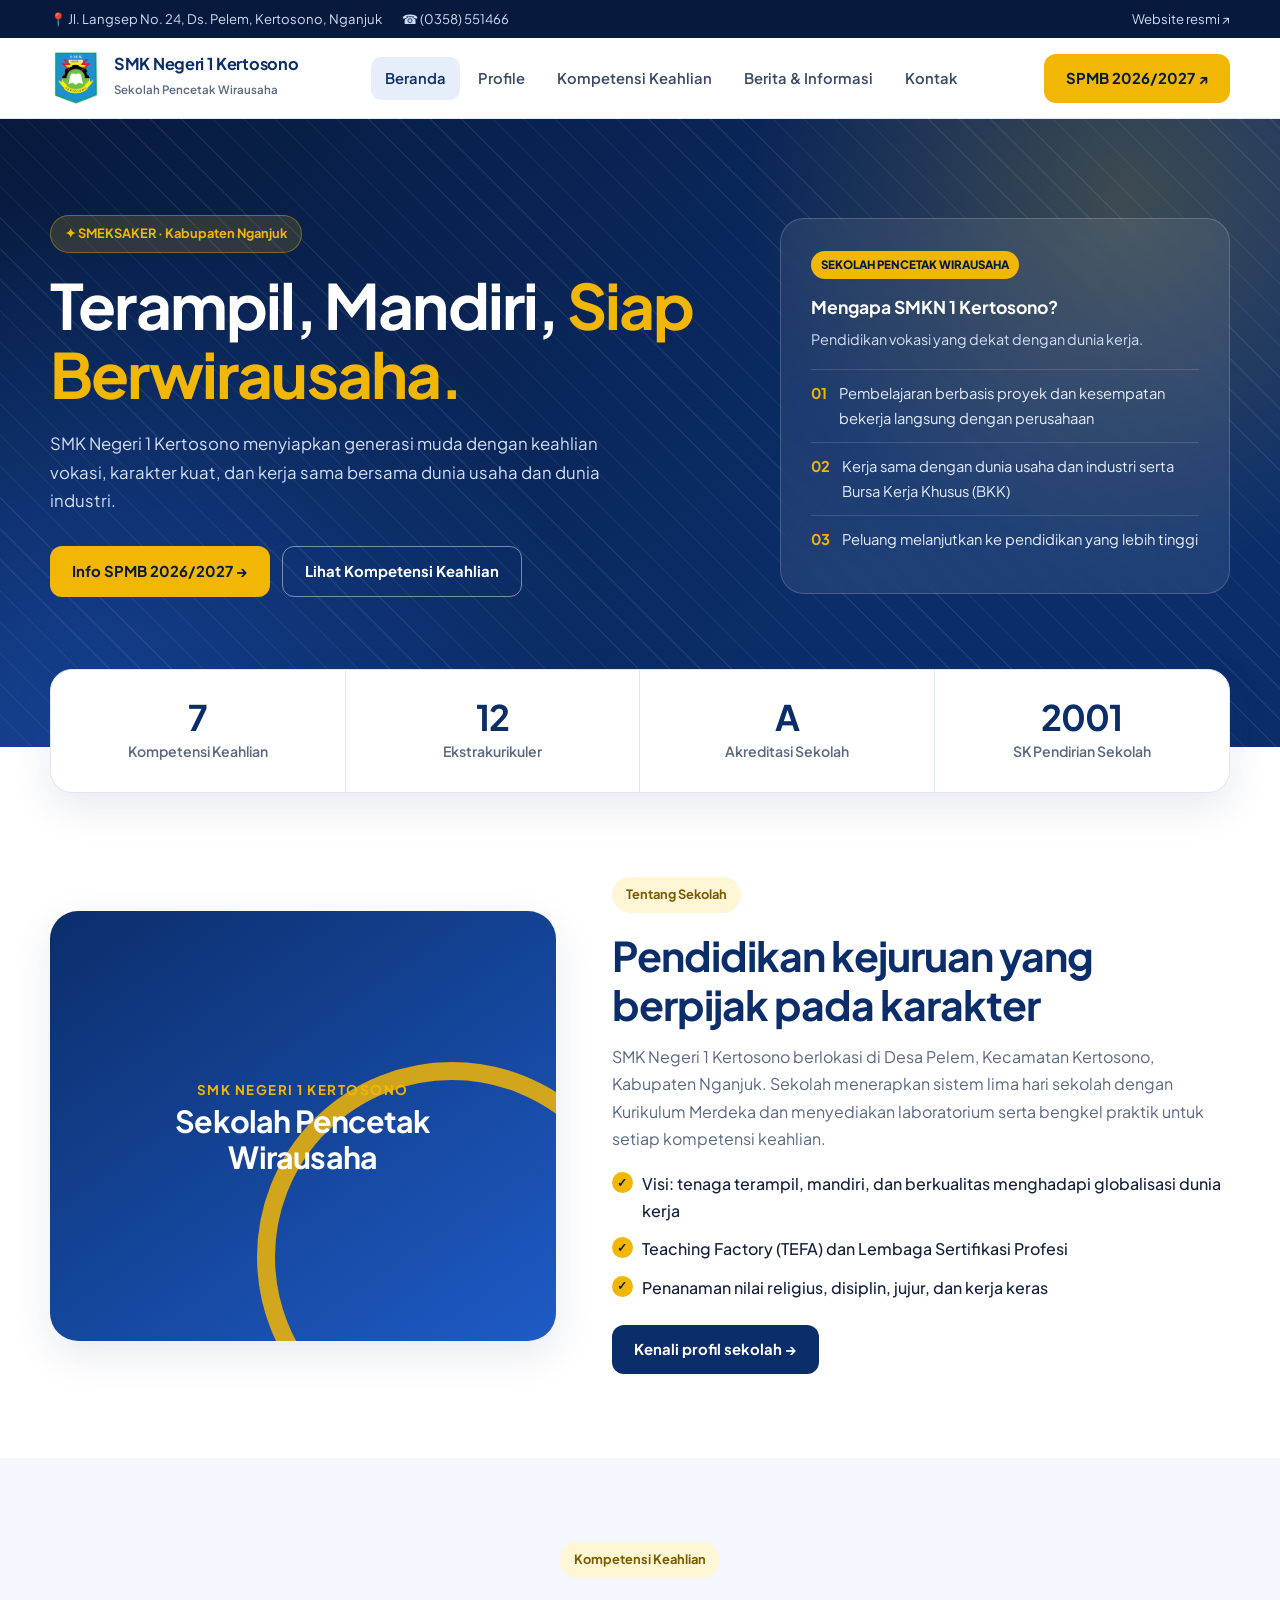
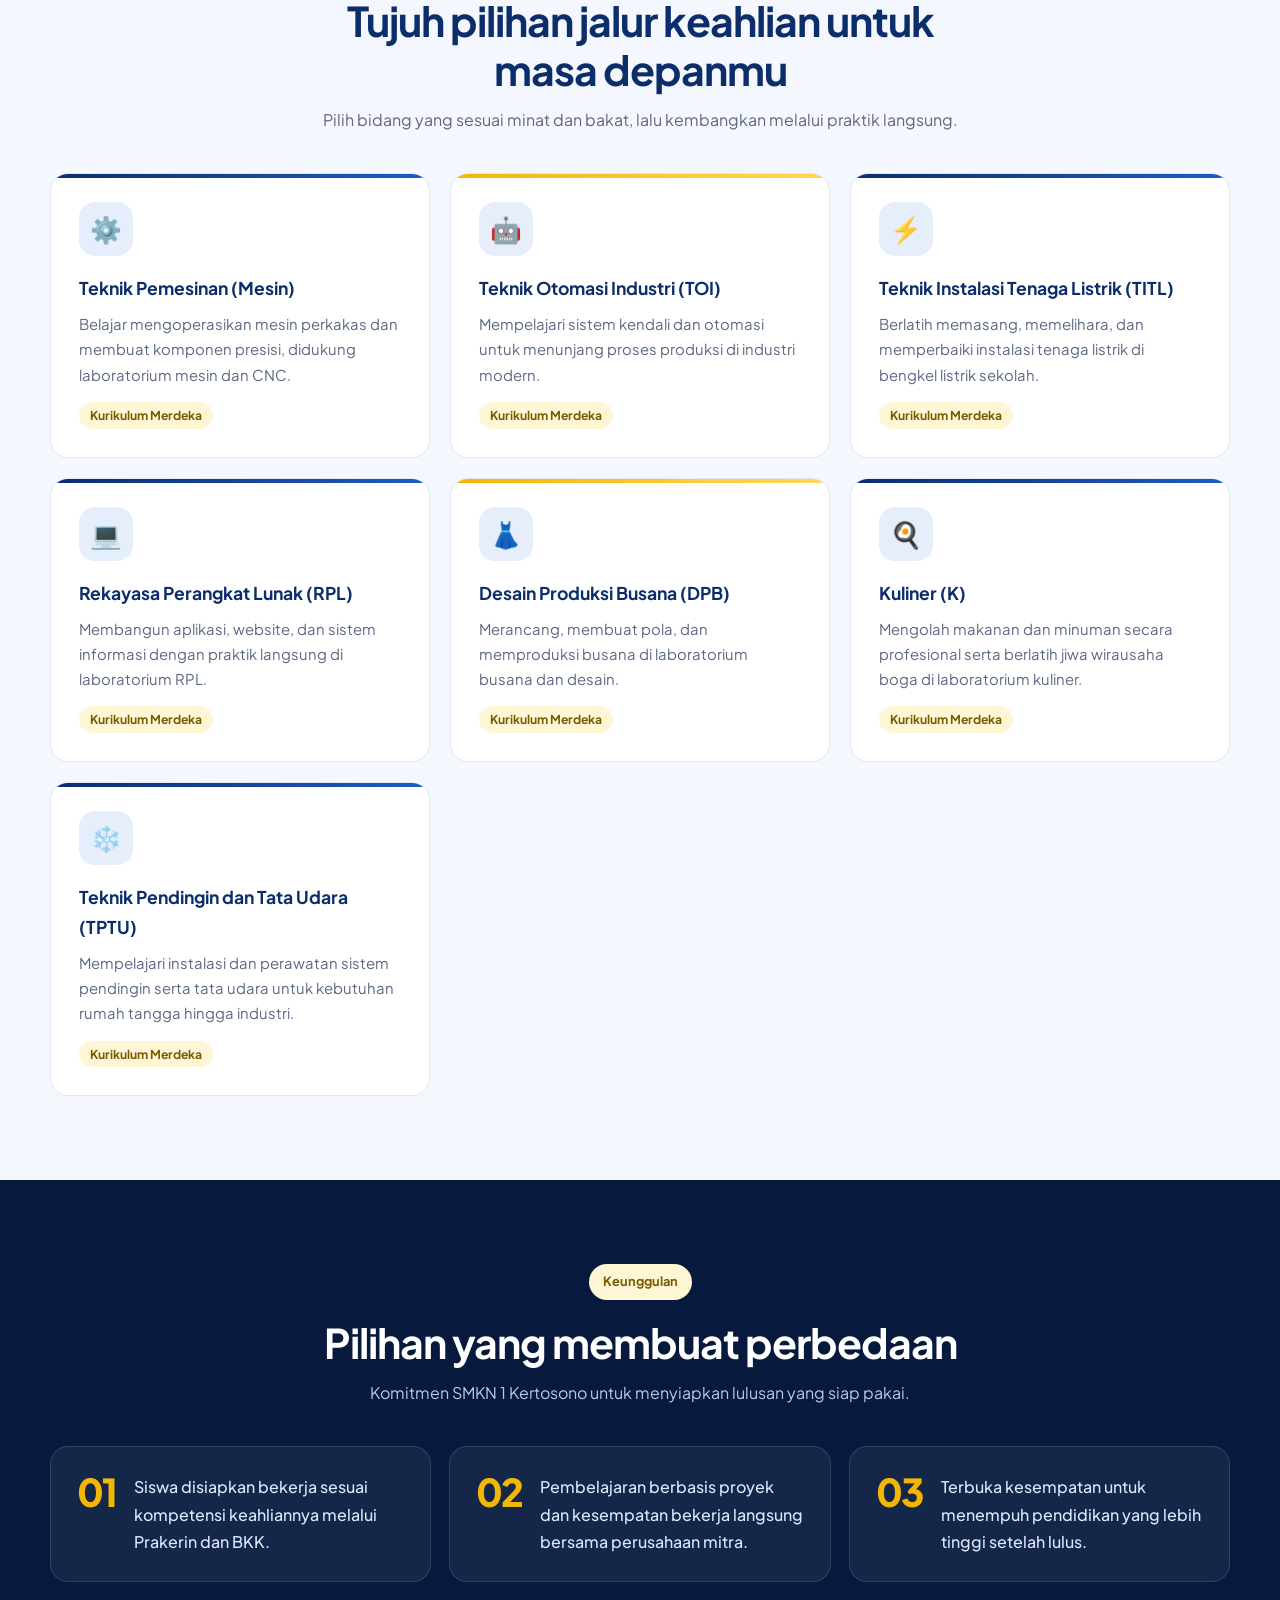
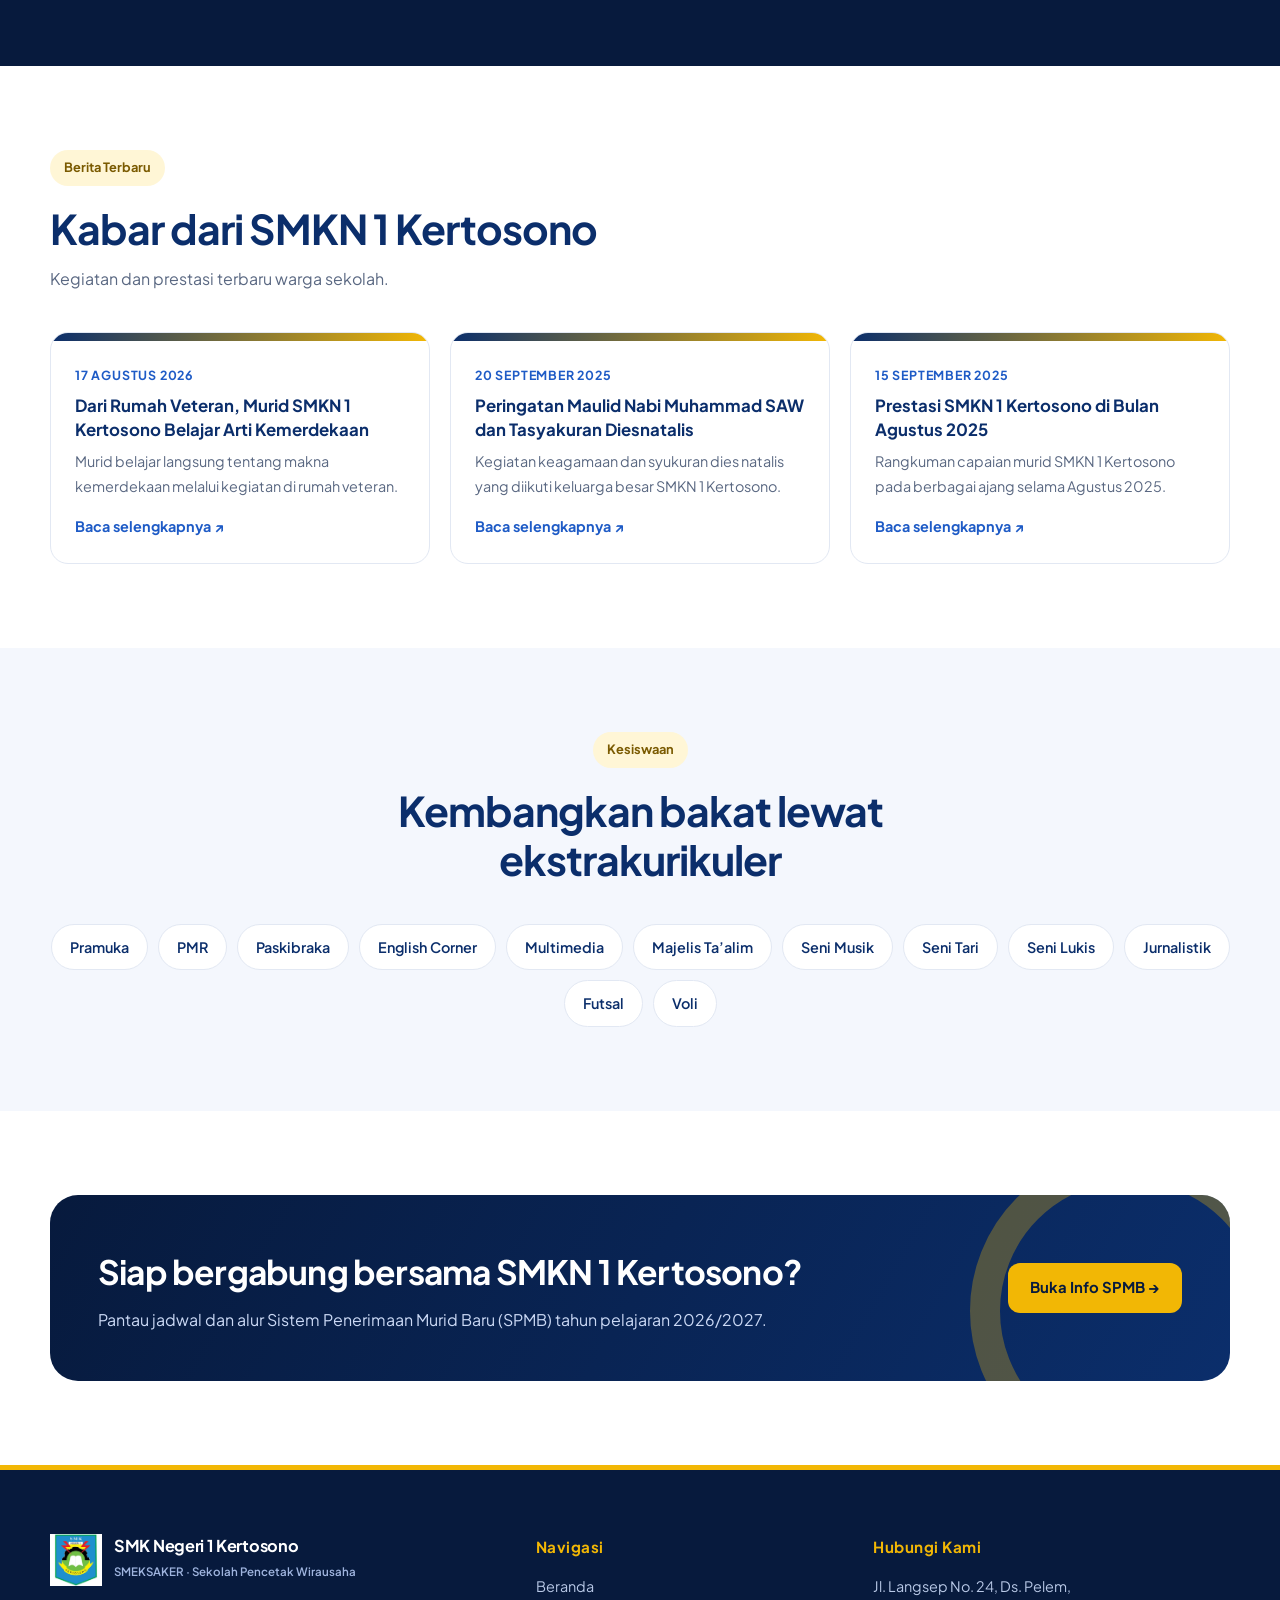
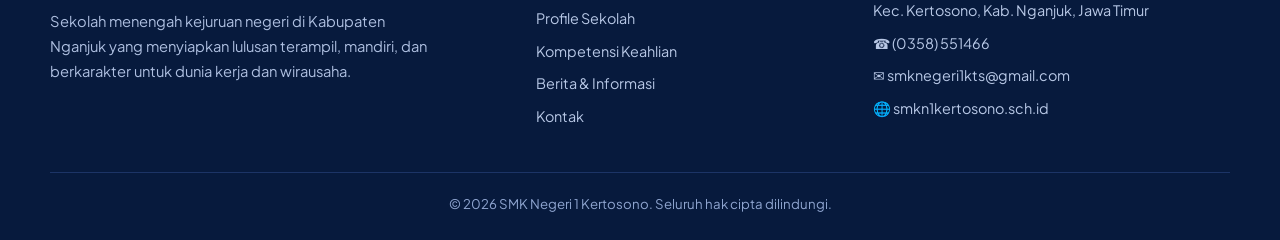
<file: index.html>
<!DOCTYPE html>
<html lang="id">
<head>
<meta charset="UTF-8">
<meta name="viewport" content="width=device-width, initial-scale=1.0">
<meta name="description" content="Website SMK Negeri 1 Kertosono, Nganjuk, Jawa Timur. Sekolah Pencetak Wirausaha dengan 7 kompetensi keahlian.">
<meta name="theme-color" content="#0b2e6b">
<title>Beranda | SMK Negeri 1 Kertosono</title>
<link rel="stylesheet" href="css/style.css">
</head>
<body>
<div class="topbar"><div class="container">
  <div><span>📍 Jl. Langsep No. 24, Ds. Pelem, Kertosono, Nganjuk</span><span>☎ (0358) 551466</span></div>
  <div><a href="https://smkn1kertosono.sch.id/" target="_blank" rel="noopener">Website resmi ↗</a></div>
</div></div>
<header class="site-header">
  <div class="container navbar">
    <a class="brand" href="index.html" aria-label="SMK Negeri 1 Kertosono">
      <span class="brand-mark"><img src="img/logo.png" alt="Logo resmi SMK Negeri 1 Kertosono"></span>
      <span class="brand-text"><strong>SMK Negeri 1 Kertosono</strong><small>Sekolah Pencetak Wirausaha</small></span>
    </a>
    <input type="checkbox" id="menu" class="menu-toggle" aria-hidden="true">
    <label for="menu" class="menu-btn" aria-label="Buka menu">☰</label>
    <nav aria-label="Navigasi utama"><ul class="nav-links"><li><a class="active" href="index.html">Beranda</a></li><li><a class="" href="tentang.html">Profile</a></li><li><a class="" href="jurusan.html">Kompetensi Keahlian</a></li><li><a class="" href="informasi.html">Berita & Informasi</a></li><li><a class="" href="kontak.html">Kontak</a></li></ul></nav>
    <a class="nav-cta" href="https://spmbjatim.net/" target="_blank" rel="noopener">SPMB 2026/2027 ↗</a>
  </div>
</header>
<main>
<section class="hero"><div class="container hero-grid">
  <div>
    <span class="eyebrow">✦ SMEKSAKER · Kabupaten Nganjuk</span>
    <h1>Terampil, Mandiri, <span>Siap Berwirausaha.</span></h1>
    <p>SMK Negeri 1 Kertosono menyiapkan generasi muda dengan keahlian vokasi, karakter kuat, dan kerja sama bersama dunia usaha dan dunia industri.</p>
    <div class="hero-actions">
      <a class="btn" href="https://spmbjatim.net/" target="_blank" rel="noopener">Info SPMB 2026/2027 →</a>
      <a class="btn btn-ghost" href="jurusan.html">Lihat Kompetensi Keahlian</a>
    </div>
  </div>
  <aside class="hero-card">
    <span class="badge">SEKOLAH PENCETAK WIRAUSAHA</span>
    <h3>Mengapa SMKN 1 Kertosono?</h3>
    <p>Pendidikan vokasi yang dekat dengan dunia kerja.</p>
    <ul>
      <li><b>01</b> Pembelajaran berbasis proyek dan kesempatan bekerja langsung dengan perusahaan</li>
      <li><b>02</b> Kerja sama dengan dunia usaha dan industri serta Bursa Kerja Khusus (BKK)</li>
      <li><b>03</b> Peluang melanjutkan ke pendidikan yang lebih tinggi</li>
    </ul>
  </aside>
</div></section>

<div class="stats-wrap"><div class="container"><div class="stats">
  <div class="stat"><strong>7</strong><span>Kompetensi Keahlian</span></div>
  <div class="stat"><strong>12</strong><span>Ekstrakurikuler</span></div>
  <div class="stat"><strong>A</strong><span>Akreditasi Sekolah</span></div>
  <div class="stat"><strong>2001</strong><span>SK Pendirian Sekolah</span></div>
</div></div></div>

<section class="section"><div class="container about-grid">
  <div class="about-visual"><div class="motto"><small>SMK Negeri 1 Kertosono</small><strong>Sekolah Pencetak<br>Wirausaha</strong></div></div>
  <div class="about-text">
    <span class="eyebrow">Tentang Sekolah</span>
    <div class="section-heading" style="margin-bottom:14px"><h2>Pendidikan kejuruan yang berpijak pada karakter</h2></div>
    <p>SMK Negeri 1 Kertosono berlokasi di Desa Pelem, Kecamatan Kertosono, Kabupaten Nganjuk. Sekolah menerapkan sistem lima hari sekolah dengan Kurikulum Merdeka dan menyediakan laboratorium serta bengkel praktik untuk setiap kompetensi keahlian.</p>
    <ul class="check-list">
      <li>Visi: tenaga terampil, mandiri, dan berkualitas menghadapi globalisasi dunia kerja</li>
      <li>Teaching Factory (TEFA) dan Lembaga Sertifikasi Profesi</li>
      <li>Penanaman nilai religius, disiplin, jujur, dan kerja keras</li>
    </ul>
    <a class="btn btn-primary" href="tentang.html">Kenali profil sekolah →</a>
  </div>
</div></section>

<section class="section section-soft"><div class="container">
  <div class="section-heading center"><span class="eyebrow">Kompetensi Keahlian</span><h2>Tujuh pilihan jalur keahlian untuk masa depanmu</h2><p>Pilih bidang yang sesuai minat dan bakat, lalu kembangkan melalui praktik langsung.</p></div>
  <div class="card-grid">
<article class="card"><div class="icon">⚙️</div><h3>Teknik Pemesinan (Mesin)</h3><p>Belajar mengoperasikan mesin perkakas dan membuat komponen presisi, didukung laboratorium mesin dan CNC.</p><span class="tag">Kurikulum Merdeka</span></article>
<article class="card"><div class="icon">🤖</div><h3>Teknik Otomasi Industri (TOI)</h3><p>Mempelajari sistem kendali dan otomasi untuk menunjang proses produksi di industri modern.</p><span class="tag">Kurikulum Merdeka</span></article>
<article class="card"><div class="icon">⚡</div><h3>Teknik Instalasi Tenaga Listrik (TITL)</h3><p>Berlatih memasang, memelihara, dan memperbaiki instalasi tenaga listrik di bengkel listrik sekolah.</p><span class="tag">Kurikulum Merdeka</span></article>
<article class="card"><div class="icon">💻</div><h3>Rekayasa Perangkat Lunak (RPL)</h3><p>Membangun aplikasi, website, dan sistem informasi dengan praktik langsung di laboratorium RPL.</p><span class="tag">Kurikulum Merdeka</span></article>
<article class="card"><div class="icon">👗</div><h3>Desain Produksi Busana (DPB)</h3><p>Merancang, membuat pola, dan memproduksi busana di laboratorium busana dan desain.</p><span class="tag">Kurikulum Merdeka</span></article>
<article class="card"><div class="icon">🍳</div><h3>Kuliner (K)</h3><p>Mengolah makanan dan minuman secara profesional serta berlatih jiwa wirausaha boga di laboratorium kuliner.</p><span class="tag">Kurikulum Merdeka</span></article>
<article class="card"><div class="icon">❄️</div><h3>Teknik Pendingin dan Tata Udara (TPTU)</h3><p>Mempelajari instalasi dan perawatan sistem pendingin serta tata udara untuk kebutuhan rumah tangga hingga industri.</p><span class="tag">Kurikulum Merdeka</span></article>
  </div>
</div></section>

<section class="section section-dark"><div class="container">
  <div class="section-heading center"><span class="eyebrow">Keunggulan</span><h2>Pilihan yang membuat perbedaan</h2><p>Komitmen SMKN 1 Kertosono untuk menyiapkan lulusan yang siap pakai.</p></div>
  <div class="feature-grid">
    <div class="feature"><div class="num">01</div><p>Siswa disiapkan bekerja sesuai kompetensi keahliannya melalui Prakerin dan BKK.</p></div>
    <div class="feature"><div class="num">02</div><p>Pembelajaran berbasis proyek dan kesempatan bekerja langsung bersama perusahaan mitra.</p></div>
    <div class="feature"><div class="num">03</div><p>Terbuka kesempatan untuk menempuh pendidikan yang lebih tinggi setelah lulus.</p></div>
  </div>
</div></section>

<section class="section"><div class="container">
  <div class="section-heading"><span class="eyebrow">Berita Terbaru</span><h2>Kabar dari SMKN 1 Kertosono</h2><p>Kegiatan dan prestasi terbaru warga sekolah.</p></div>
  <div class="news-grid">
<article class="news-card"><div class="news-top"></div><div class="news-body"><span class="news-date">17 Agustus 2026</span><h3>Dari Rumah Veteran, Murid SMKN 1 Kertosono Belajar Arti Kemerdekaan</h3><p>Murid belajar langsung tentang makna kemerdekaan melalui kegiatan di rumah veteran.</p><a class="text-link" href="https://smkn1kertosono.sch.id/dari-rumah-veteran-murid-smkn-1-kertosono-belajar-arti-kemerdekaan/" target="_blank" rel="noopener">Baca selengkapnya ↗</a></div></article>
<article class="news-card"><div class="news-top"></div><div class="news-body"><span class="news-date">20 September 2025</span><h3>Peringatan Maulid Nabi Muhammad SAW dan Tasyakuran Diesnatalis</h3><p>Kegiatan keagamaan dan syukuran dies natalis yang diikuti keluarga besar SMKN 1 Kertosono.</p><a class="text-link" href="https://smkn1kertosono.sch.id/smk-negeri-1-kertosono-gelar-peringatan-maulid-nabi-muhammad-saw-dan-tasyakuran-diesnatalis/" target="_blank" rel="noopener">Baca selengkapnya ↗</a></div></article>
<article class="news-card"><div class="news-top"></div><div class="news-body"><span class="news-date">15 September 2025</span><h3>Prestasi SMKN 1 Kertosono di Bulan Agustus 2025</h3><p>Rangkuman capaian murid SMKN 1 Kertosono pada berbagai ajang selama Agustus 2025.</p><a class="text-link" href="https://smkn1kertosono.sch.id/prestasi-smkn-1-kertosono-di-bulan-agustus-2025/" target="_blank" rel="noopener">Baca selengkapnya ↗</a></div></article>
  </div>
</div></section>

<section class="section section-soft"><div class="container">
  <div class="section-heading center"><span class="eyebrow">Kesiswaan</span><h2>Kembangkan bakat lewat ekstrakurikuler</h2></div>
  <div class="chips">
    <span class="chip">Pramuka</span><span class="chip">PMR</span><span class="chip">Paskibraka</span><span class="chip">English Corner</span><span class="chip">Multimedia</span><span class="chip">Majelis Ta’alim</span><span class="chip">Seni Musik</span><span class="chip">Seni Tari</span><span class="chip">Seni Lukis</span><span class="chip">Jurnalistik</span><span class="chip">Futsal</span><span class="chip">Voli</span>
  </div>
</div></section>

<section class="section"><div class="container"><div class="cta-band">
  <div><h2>Siap bergabung bersama SMKN 1 Kertosono?</h2><p>Pantau jadwal dan alur Sistem Penerimaan Murid Baru (SPMB) tahun pelajaran 2026/2027.</p></div>
  <a class="btn" href="https://spmbjatim.net/" target="_blank" rel="noopener">Buka Info SPMB →</a>
</div></div></section>
</main>
<footer class="site-footer">
  <div class="container">
    <div class="footer-grid">
      <div class="footer-brand">
        <a class="brand" href="index.html"><span class="brand-mark"><img src="img/logo.png" alt="Logo resmi SMK Negeri 1 Kertosono"></span><span class="brand-text"><strong>SMK Negeri 1 Kertosono</strong><small>SMEKSAKER · Sekolah Pencetak Wirausaha</small></span></a>
        <p>Sekolah menengah kejuruan negeri di Kabupaten Nganjuk yang menyiapkan lulusan terampil, mandiri, dan berkarakter untuk dunia kerja dan wirausaha.</p>
      </div>
      <div class="footer-col">
        <h4>Navigasi</h4>
        <a href="index.html">Beranda</a><a href="tentang.html">Profile Sekolah</a><a href="jurusan.html">Kompetensi Keahlian</a><a href="informasi.html">Berita &amp; Informasi</a><a href="kontak.html">Kontak</a>
      </div>
      <div class="footer-col">
        <h4>Hubungi Kami</h4>
        <p>Jl. Langsep No. 24, Ds. Pelem,<br>Kec. Kertosono, Kab. Nganjuk, Jawa Timur</p>
        <p>☎ (0358) 551466</p>
        <a href="mailto:smknegeri1kts@gmail.com">✉ smknegeri1kts@gmail.com</a>
        <a href="https://smkn1kertosono.sch.id/" target="_blank" rel="noopener">🌐 smkn1kertosono.sch.id</a>
      </div>
    </div>
    <div class="copyright">© 2026 SMK Negeri 1 Kertosono. Seluruh hak cipta dilindungi.</div>
  </div>
</footer>
</body>
</html>
</file>
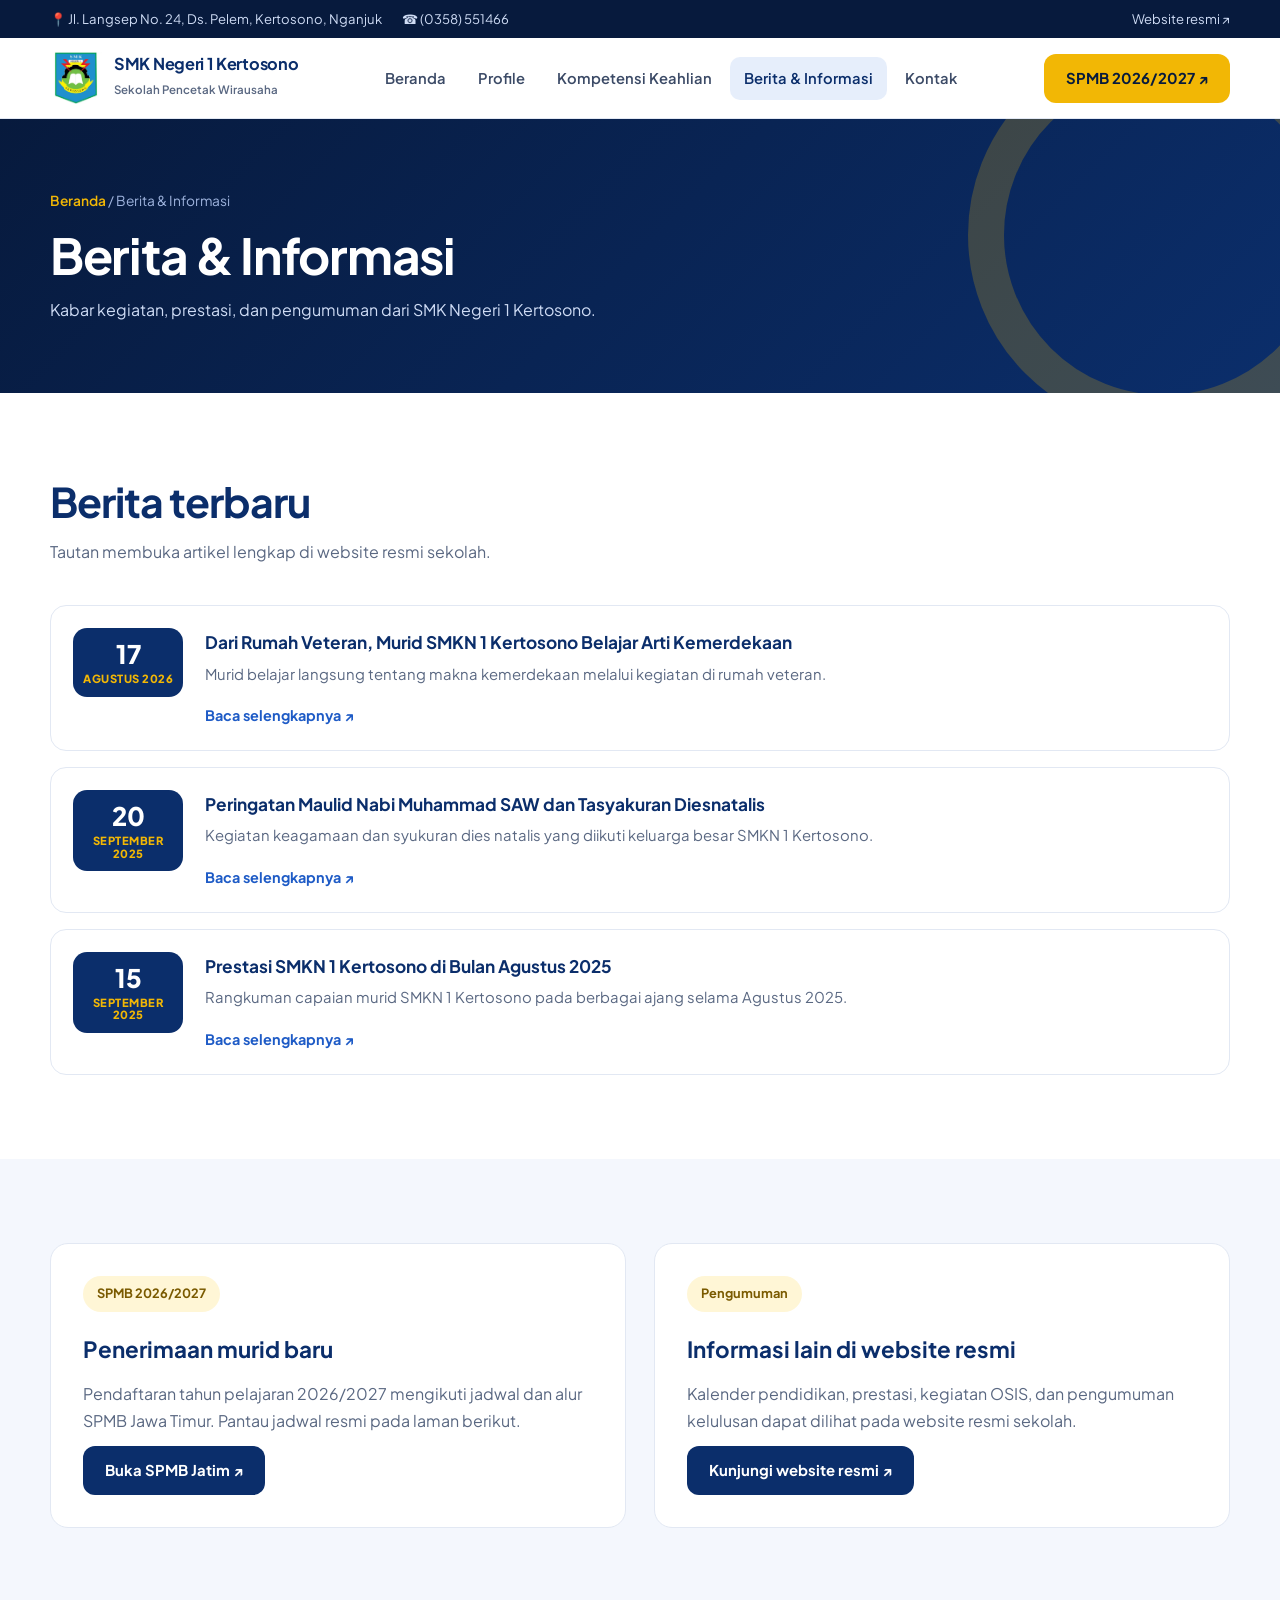
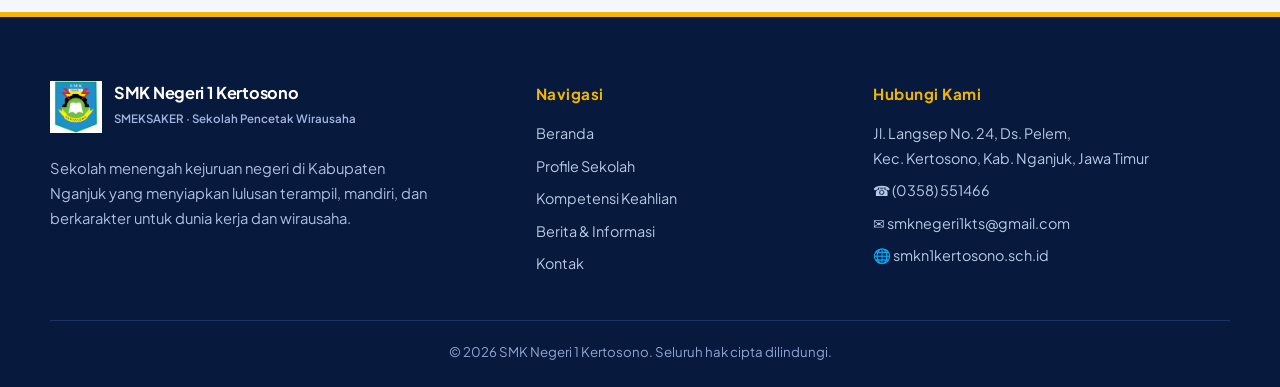
<file: informasi.html>
<!DOCTYPE html>
<html lang="id">
<head>
<meta charset="UTF-8">
<meta name="viewport" content="width=device-width, initial-scale=1.0">
<meta name="description" content="Berita, prestasi, dan informasi terbaru SMK Negeri 1 Kertosono.">
<meta name="theme-color" content="#0b2e6b">
<title>Berita & Informasi | SMK Negeri 1 Kertosono</title>
<link rel="stylesheet" href="css/style.css">
</head>
<body>
<div class="topbar"><div class="container">
  <div><span>📍 Jl. Langsep No. 24, Ds. Pelem, Kertosono, Nganjuk</span><span>☎ (0358) 551466</span></div>
  <div><a href="https://smkn1kertosono.sch.id/" target="_blank" rel="noopener">Website resmi ↗</a></div>
</div></div>
<header class="site-header">
  <div class="container navbar">
    <a class="brand" href="index.html" aria-label="SMK Negeri 1 Kertosono">
      <span class="brand-mark"><img src="img/logo.png" alt="Logo resmi SMK Negeri 1 Kertosono"></span>
      <span class="brand-text"><strong>SMK Negeri 1 Kertosono</strong><small>Sekolah Pencetak Wirausaha</small></span>
    </a>
    <input type="checkbox" id="menu" class="menu-toggle" aria-hidden="true">
    <label for="menu" class="menu-btn" aria-label="Buka menu">☰</label>
    <nav aria-label="Navigasi utama"><ul class="nav-links"><li><a class="" href="index.html">Beranda</a></li><li><a class="" href="tentang.html">Profile</a></li><li><a class="" href="jurusan.html">Kompetensi Keahlian</a></li><li><a class="active" href="informasi.html">Berita & Informasi</a></li><li><a class="" href="kontak.html">Kontak</a></li></ul></nav>
    <a class="nav-cta" href="https://spmbjatim.net/" target="_blank" rel="noopener">SPMB 2026/2027 ↗</a>
  </div>
</header>
<main>
<section class="page-hero"><div class="container"><div class="breadcrumb"><a href="index.html">Beranda</a> / Berita &amp; Informasi</div><h1>Berita &amp; Informasi</h1><p>Kabar kegiatan, prestasi, dan pengumuman dari SMK Negeri 1 Kertosono.</p></div></section>
<section class="section"><div class="container">
  <div class="section-heading"><h2>Berita terbaru</h2><p>Tautan membuka artikel lengkap di website resmi sekolah.</p></div>
  <div class="info-list">
<article class="info-row"><div class="date-box">17<small>AGUSTUS 2026</small></div><div><h3>Dari Rumah Veteran, Murid SMKN 1 Kertosono Belajar Arti Kemerdekaan</h3><p>Murid belajar langsung tentang makna kemerdekaan melalui kegiatan di rumah veteran.</p><a class="text-link" href="https://smkn1kertosono.sch.id/dari-rumah-veteran-murid-smkn-1-kertosono-belajar-arti-kemerdekaan/" target="_blank" rel="noopener">Baca selengkapnya ↗</a></div></article>
<article class="info-row"><div class="date-box">20<small>SEPTEMBER 2025</small></div><div><h3>Peringatan Maulid Nabi Muhammad SAW dan Tasyakuran Diesnatalis</h3><p>Kegiatan keagamaan dan syukuran dies natalis yang diikuti keluarga besar SMKN 1 Kertosono.</p><a class="text-link" href="https://smkn1kertosono.sch.id/smk-negeri-1-kertosono-gelar-peringatan-maulid-nabi-muhammad-saw-dan-tasyakuran-diesnatalis/" target="_blank" rel="noopener">Baca selengkapnya ↗</a></div></article>
<article class="info-row"><div class="date-box">15<small>SEPTEMBER 2025</small></div><div><h3>Prestasi SMKN 1 Kertosono di Bulan Agustus 2025</h3><p>Rangkuman capaian murid SMKN 1 Kertosono pada berbagai ajang selama Agustus 2025.</p><a class="text-link" href="https://smkn1kertosono.sch.id/prestasi-smkn-1-kertosono-di-bulan-agustus-2025/" target="_blank" rel="noopener">Baca selengkapnya ↗</a></div></article>
  </div>
</div></section>
<section class="section section-soft"><div class="container two-col">
  <article class="content-card"><span class="eyebrow">SPMB 2026/2027</span><h2>Penerimaan murid baru</h2><p>Pendaftaran tahun pelajaran 2026/2027 mengikuti jadwal dan alur SPMB Jawa Timur. Pantau jadwal resmi pada laman berikut.</p><a class="btn btn-primary" href="https://spmbjatim.net/" target="_blank" rel="noopener">Buka SPMB Jatim ↗</a></article>
  <article class="content-card"><span class="eyebrow">Pengumuman</span><h2>Informasi lain di website resmi</h2><p>Kalender pendidikan, prestasi, kegiatan OSIS, dan pengumuman kelulusan dapat dilihat pada website resmi sekolah.</p><a class="btn btn-primary" href="https://smkn1kertosono.sch.id/" target="_blank" rel="noopener">Kunjungi website resmi ↗</a></article>
</div></section>
</main>
<footer class="site-footer">
  <div class="container">
    <div class="footer-grid">
      <div class="footer-brand">
        <a class="brand" href="index.html"><span class="brand-mark"><img src="img/logo.png" alt="Logo resmi SMK Negeri 1 Kertosono"></span><span class="brand-text"><strong>SMK Negeri 1 Kertosono</strong><small>SMEKSAKER · Sekolah Pencetak Wirausaha</small></span></a>
        <p>Sekolah menengah kejuruan negeri di Kabupaten Nganjuk yang menyiapkan lulusan terampil, mandiri, dan berkarakter untuk dunia kerja dan wirausaha.</p>
      </div>
      <div class="footer-col">
        <h4>Navigasi</h4>
        <a href="index.html">Beranda</a><a href="tentang.html">Profile Sekolah</a><a href="jurusan.html">Kompetensi Keahlian</a><a href="informasi.html">Berita &amp; Informasi</a><a href="kontak.html">Kontak</a>
      </div>
      <div class="footer-col">
        <h4>Hubungi Kami</h4>
        <p>Jl. Langsep No. 24, Ds. Pelem,<br>Kec. Kertosono, Kab. Nganjuk, Jawa Timur</p>
        <p>☎ (0358) 551466</p>
        <a href="mailto:smknegeri1kts@gmail.com">✉ smknegeri1kts@gmail.com</a>
        <a href="https://smkn1kertosono.sch.id/" target="_blank" rel="noopener">🌐 smkn1kertosono.sch.id</a>
      </div>
    </div>
    <div class="copyright">© 2026 SMK Negeri 1 Kertosono. Seluruh hak cipta dilindungi.</div>
  </div>
</footer>
</body>
</html>
</file>
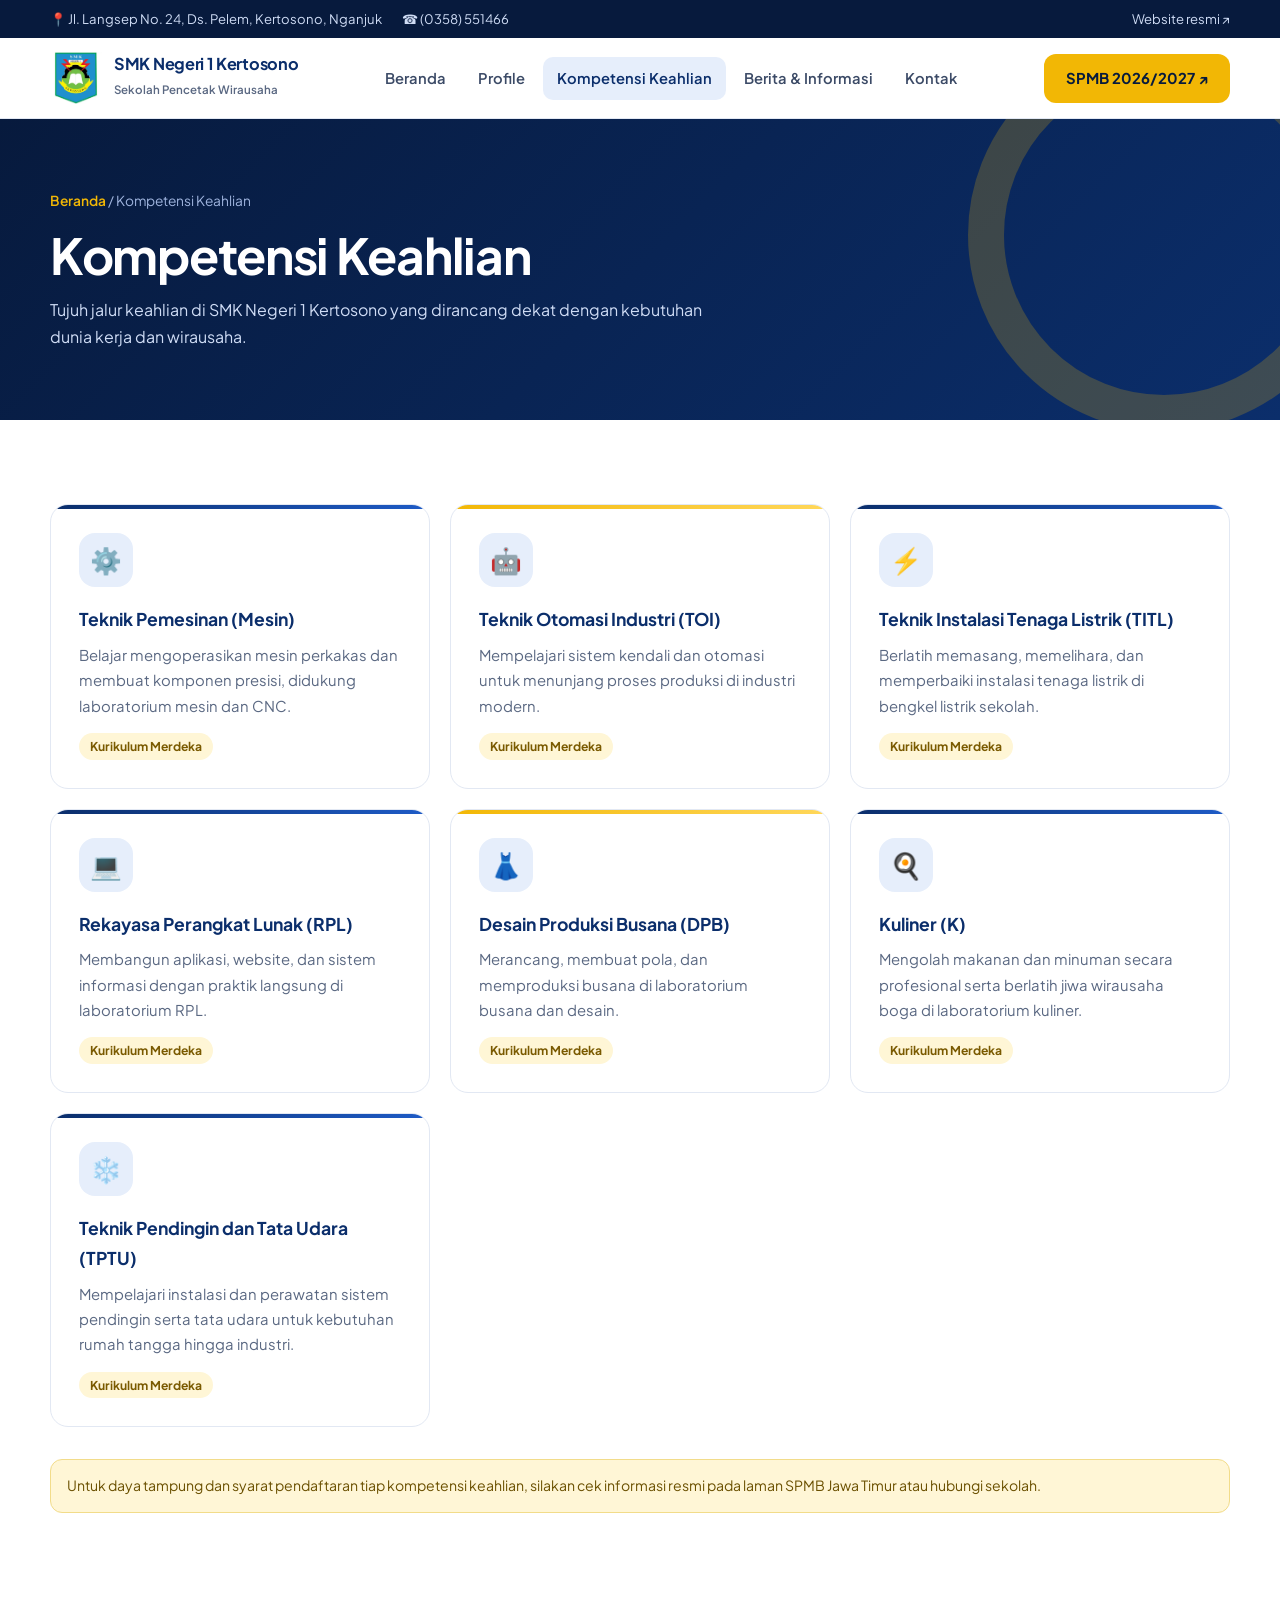
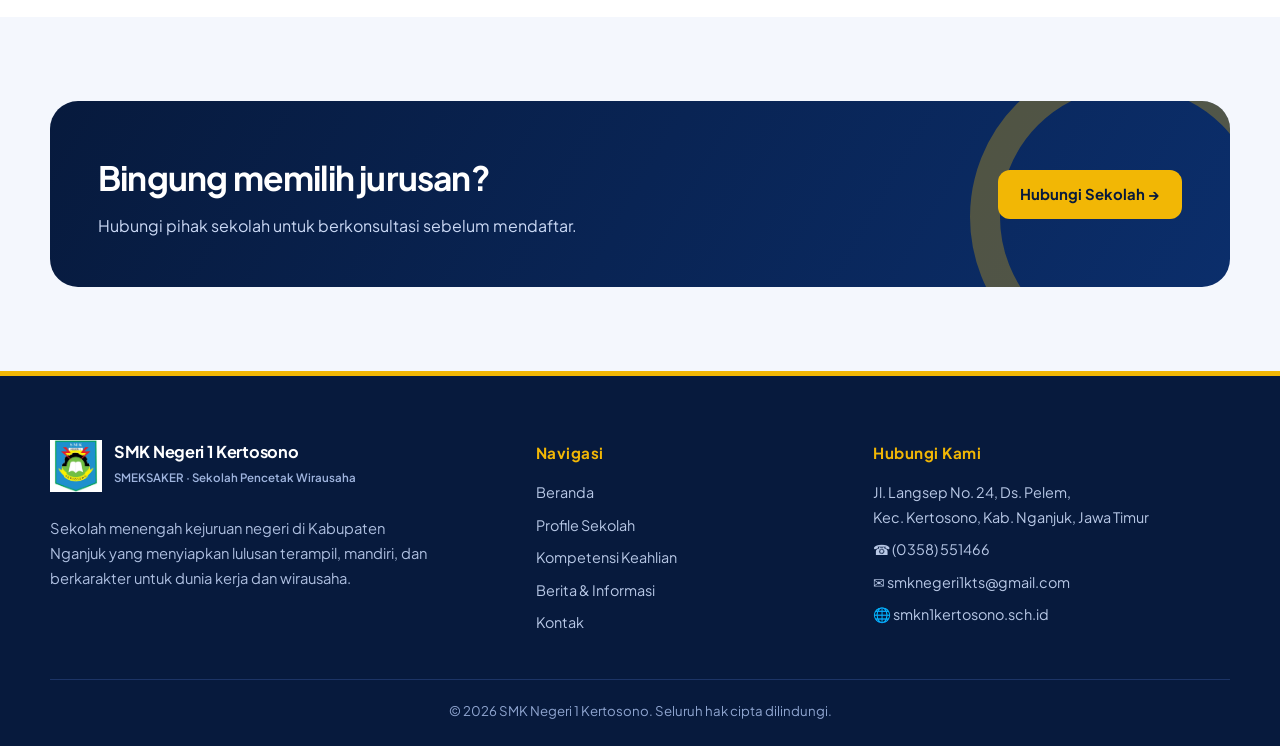
<file: jurusan.html>
<!DOCTYPE html>
<html lang="id">
<head>
<meta charset="UTF-8">
<meta name="viewport" content="width=device-width, initial-scale=1.0">
<meta name="description" content="Tujuh kompetensi keahlian di SMK Negeri 1 Kertosono: TP, TOI, TITL, RPL, DPB, Kuliner, dan TPTU.">
<meta name="theme-color" content="#0b2e6b">
<title>Kompetensi Keahlian | SMK Negeri 1 Kertosono</title>
<link rel="stylesheet" href="css/style.css">
</head>
<body>
<div class="topbar"><div class="container">
  <div><span>📍 Jl. Langsep No. 24, Ds. Pelem, Kertosono, Nganjuk</span><span>☎ (0358) 551466</span></div>
  <div><a href="https://smkn1kertosono.sch.id/" target="_blank" rel="noopener">Website resmi ↗</a></div>
</div></div>
<header class="site-header">
  <div class="container navbar">
    <a class="brand" href="index.html" aria-label="SMK Negeri 1 Kertosono">
      <span class="brand-mark"><img src="img/logo.png" alt="Logo resmi SMK Negeri 1 Kertosono"></span>
      <span class="brand-text"><strong>SMK Negeri 1 Kertosono</strong><small>Sekolah Pencetak Wirausaha</small></span>
    </a>
    <input type="checkbox" id="menu" class="menu-toggle" aria-hidden="true">
    <label for="menu" class="menu-btn" aria-label="Buka menu">☰</label>
    <nav aria-label="Navigasi utama"><ul class="nav-links"><li><a class="" href="index.html">Beranda</a></li><li><a class="" href="tentang.html">Profile</a></li><li><a class="active" href="jurusan.html">Kompetensi Keahlian</a></li><li><a class="" href="informasi.html">Berita & Informasi</a></li><li><a class="" href="kontak.html">Kontak</a></li></ul></nav>
    <a class="nav-cta" href="https://spmbjatim.net/" target="_blank" rel="noopener">SPMB 2026/2027 ↗</a>
  </div>
</header>
<main>
<section class="page-hero"><div class="container"><div class="breadcrumb"><a href="index.html">Beranda</a> / Kompetensi Keahlian</div><h1>Kompetensi Keahlian</h1><p>Tujuh jalur keahlian di SMK Negeri 1 Kertosono yang dirancang dekat dengan kebutuhan dunia kerja dan wirausaha.</p></div></section>
<section class="section"><div class="container">
  <div class="card-grid">
<article class="card"><div class="icon">⚙️</div><h3>Teknik Pemesinan (Mesin)</h3><p>Belajar mengoperasikan mesin perkakas dan membuat komponen presisi, didukung laboratorium mesin dan CNC.</p><span class="tag">Kurikulum Merdeka</span></article>
<article class="card"><div class="icon">🤖</div><h3>Teknik Otomasi Industri (TOI)</h3><p>Mempelajari sistem kendali dan otomasi untuk menunjang proses produksi di industri modern.</p><span class="tag">Kurikulum Merdeka</span></article>
<article class="card"><div class="icon">⚡</div><h3>Teknik Instalasi Tenaga Listrik (TITL)</h3><p>Berlatih memasang, memelihara, dan memperbaiki instalasi tenaga listrik di bengkel listrik sekolah.</p><span class="tag">Kurikulum Merdeka</span></article>
<article class="card"><div class="icon">💻</div><h3>Rekayasa Perangkat Lunak (RPL)</h3><p>Membangun aplikasi, website, dan sistem informasi dengan praktik langsung di laboratorium RPL.</p><span class="tag">Kurikulum Merdeka</span></article>
<article class="card"><div class="icon">👗</div><h3>Desain Produksi Busana (DPB)</h3><p>Merancang, membuat pola, dan memproduksi busana di laboratorium busana dan desain.</p><span class="tag">Kurikulum Merdeka</span></article>
<article class="card"><div class="icon">🍳</div><h3>Kuliner (K)</h3><p>Mengolah makanan dan minuman secara profesional serta berlatih jiwa wirausaha boga di laboratorium kuliner.</p><span class="tag">Kurikulum Merdeka</span></article>
<article class="card"><div class="icon">❄️</div><h3>Teknik Pendingin dan Tata Udara (TPTU)</h3><p>Mempelajari instalasi dan perawatan sistem pendingin serta tata udara untuk kebutuhan rumah tangga hingga industri.</p><span class="tag">Kurikulum Merdeka</span></article>
  </div>
  <div class="notice" style="margin-top:32px">Untuk daya tampung dan syarat pendaftaran tiap kompetensi keahlian, silakan cek informasi resmi pada laman SPMB Jawa Timur atau hubungi sekolah.</div>
</div></section>
<section class="section section-soft"><div class="container"><div class="cta-band">
  <div><h2>Bingung memilih jurusan?</h2><p>Hubungi pihak sekolah untuk berkonsultasi sebelum mendaftar.</p></div>
  <a class="btn" href="kontak.html">Hubungi Sekolah →</a>
</div></div></section>
</main>
<footer class="site-footer">
  <div class="container">
    <div class="footer-grid">
      <div class="footer-brand">
        <a class="brand" href="index.html"><span class="brand-mark"><img src="img/logo.png" alt="Logo resmi SMK Negeri 1 Kertosono"></span><span class="brand-text"><strong>SMK Negeri 1 Kertosono</strong><small>SMEKSAKER · Sekolah Pencetak Wirausaha</small></span></a>
        <p>Sekolah menengah kejuruan negeri di Kabupaten Nganjuk yang menyiapkan lulusan terampil, mandiri, dan berkarakter untuk dunia kerja dan wirausaha.</p>
      </div>
      <div class="footer-col">
        <h4>Navigasi</h4>
        <a href="index.html">Beranda</a><a href="tentang.html">Profile Sekolah</a><a href="jurusan.html">Kompetensi Keahlian</a><a href="informasi.html">Berita &amp; Informasi</a><a href="kontak.html">Kontak</a>
      </div>
      <div class="footer-col">
        <h4>Hubungi Kami</h4>
        <p>Jl. Langsep No. 24, Ds. Pelem,<br>Kec. Kertosono, Kab. Nganjuk, Jawa Timur</p>
        <p>☎ (0358) 551466</p>
        <a href="mailto:smknegeri1kts@gmail.com">✉ smknegeri1kts@gmail.com</a>
        <a href="https://smkn1kertosono.sch.id/" target="_blank" rel="noopener">🌐 smkn1kertosono.sch.id</a>
      </div>
    </div>
    <div class="copyright">© 2026 SMK Negeri 1 Kertosono. Seluruh hak cipta dilindungi.</div>
  </div>
</footer>
</body>
</html>
</file>
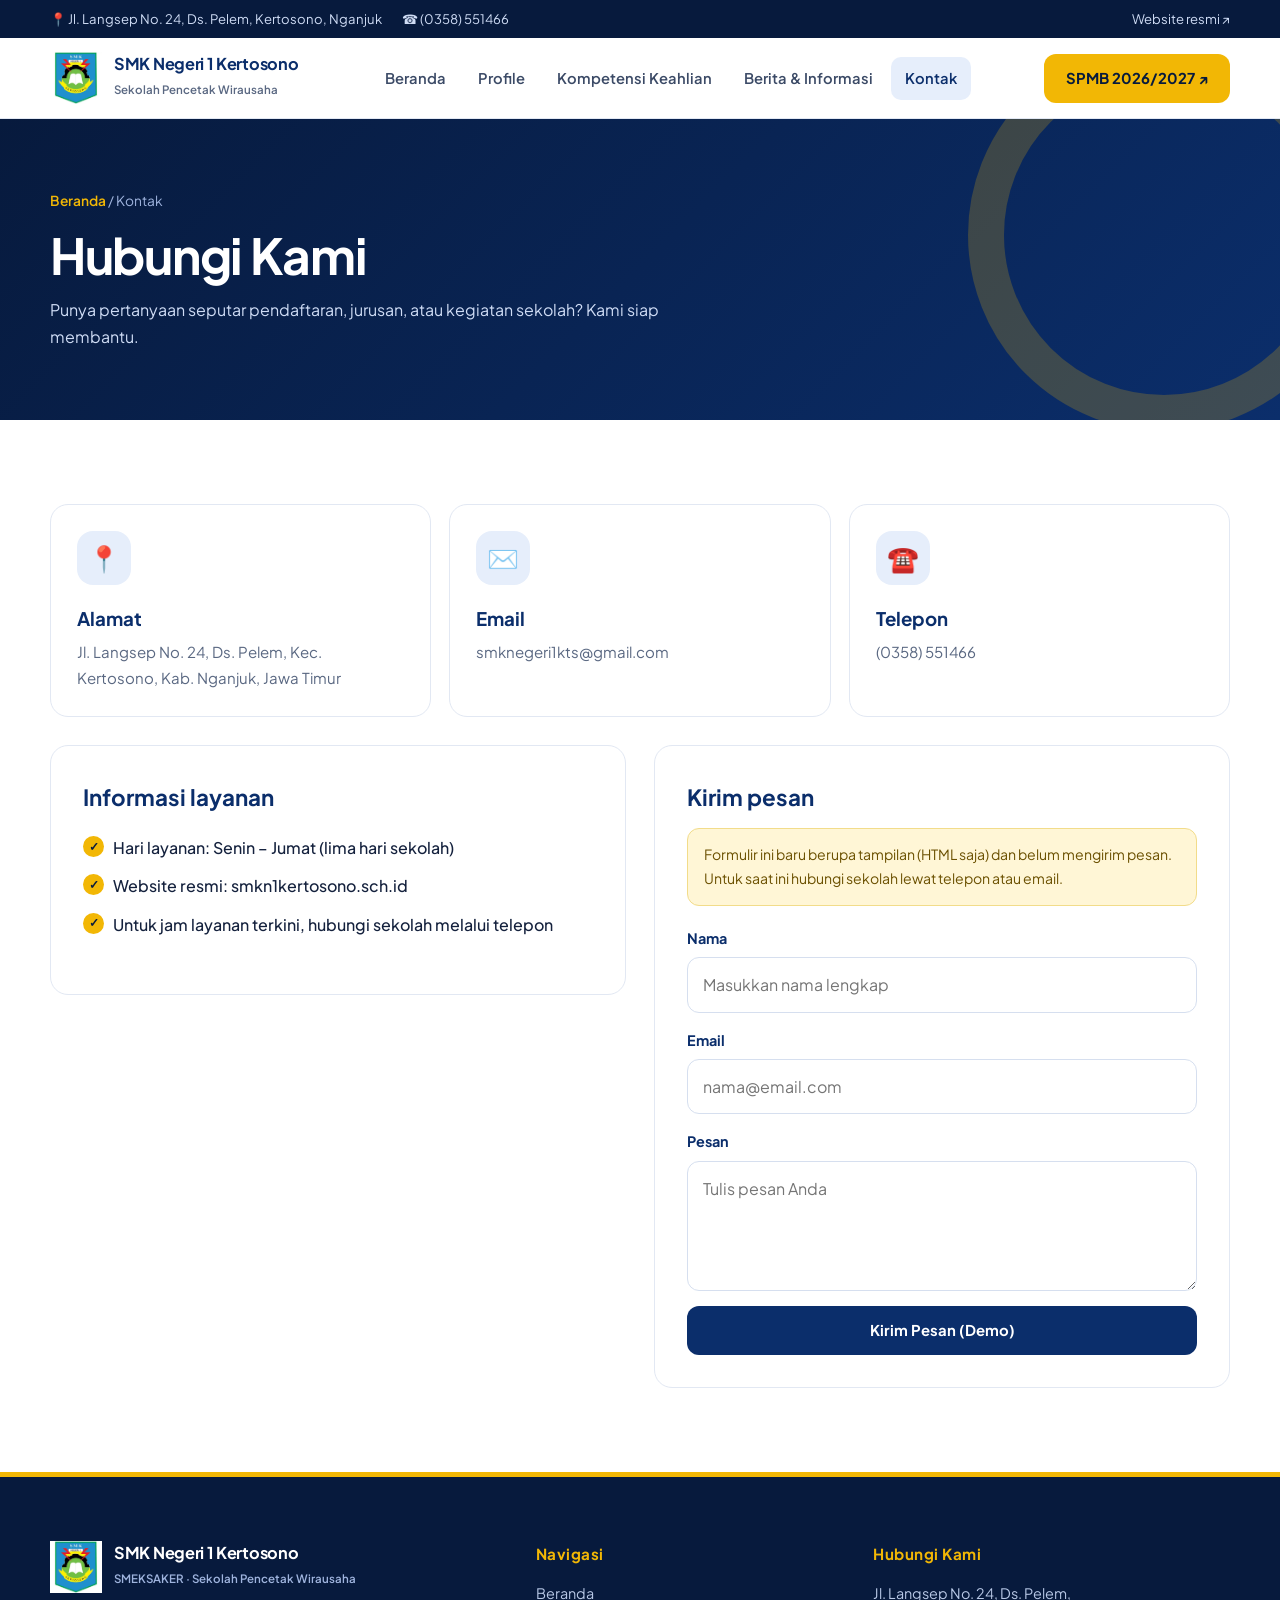
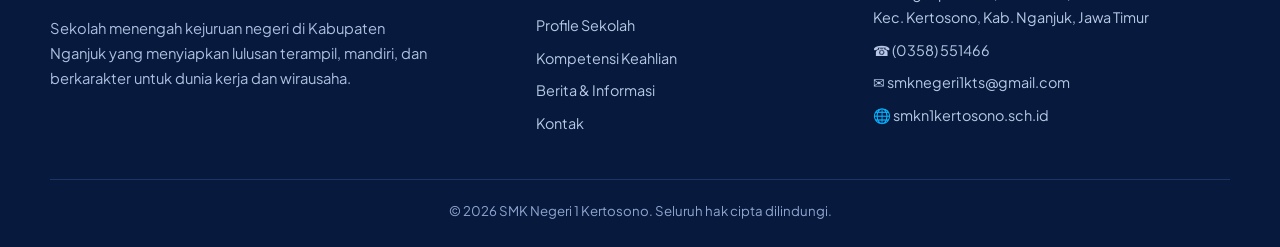
<file: kontak.html>
<!DOCTYPE html>
<html lang="id">
<head>
<meta charset="UTF-8">
<meta name="viewport" content="width=device-width, initial-scale=1.0">
<meta name="description" content="Alamat, telepon, dan email SMK Negeri 1 Kertosono, Nganjuk.">
<meta name="theme-color" content="#0b2e6b">
<title>Kontak | SMK Negeri 1 Kertosono</title>
<link rel="stylesheet" href="css/style.css">
</head>
<body>
<div class="topbar"><div class="container">
  <div><span>📍 Jl. Langsep No. 24, Ds. Pelem, Kertosono, Nganjuk</span><span>☎ (0358) 551466</span></div>
  <div><a href="https://smkn1kertosono.sch.id/" target="_blank" rel="noopener">Website resmi ↗</a></div>
</div></div>
<header class="site-header">
  <div class="container navbar">
    <a class="brand" href="index.html" aria-label="SMK Negeri 1 Kertosono">
      <span class="brand-mark"><img src="img/logo.png" alt="Logo resmi SMK Negeri 1 Kertosono"></span>
      <span class="brand-text"><strong>SMK Negeri 1 Kertosono</strong><small>Sekolah Pencetak Wirausaha</small></span>
    </a>
    <input type="checkbox" id="menu" class="menu-toggle" aria-hidden="true">
    <label for="menu" class="menu-btn" aria-label="Buka menu">☰</label>
    <nav aria-label="Navigasi utama"><ul class="nav-links"><li><a class="" href="index.html">Beranda</a></li><li><a class="" href="tentang.html">Profile</a></li><li><a class="" href="jurusan.html">Kompetensi Keahlian</a></li><li><a class="" href="informasi.html">Berita & Informasi</a></li><li><a class="active" href="kontak.html">Kontak</a></li></ul></nav>
    <a class="nav-cta" href="https://spmbjatim.net/" target="_blank" rel="noopener">SPMB 2026/2027 ↗</a>
  </div>
</header>
<main>
<section class="page-hero"><div class="container"><div class="breadcrumb"><a href="index.html">Beranda</a> / Kontak</div><h1>Hubungi Kami</h1><p>Punya pertanyaan seputar pendaftaran, jurusan, atau kegiatan sekolah? Kami siap membantu.</p></div></section>
<section class="section"><div class="container">
  <div class="contact-grid">
    <div class="contact-card"><div class="icon">📍</div><h3>Alamat</h3><p>Jl. Langsep No. 24, Ds. Pelem, Kec. Kertosono, Kab. Nganjuk, Jawa Timur</p></div>
    <div class="contact-card"><div class="icon">✉️</div><h3>Email</h3><p>smknegeri1kts@gmail.com</p></div>
    <div class="contact-card"><div class="icon">☎️</div><h3>Telepon</h3><p>(0358) 551466</p></div>
  </div>
  <div class="two-col" style="margin-top:28px">
    <article class="content-card"><h2>Informasi layanan</h2>
      <ul class="check-list"><li>Hari layanan: Senin – Jumat (lima hari sekolah)</li><li>Website resmi: smkn1kertosono.sch.id</li><li>Untuk jam layanan terkini, hubungi sekolah melalui telepon</li></ul>
    </article>
    <article class="content-card"><h2>Kirim pesan</h2>
      <div class="notice">Formulir ini baru berupa tampilan (HTML saja) dan belum mengirim pesan. Untuk saat ini hubungi sekolah lewat telepon atau email.</div>
      <form class="form-grid" action="#" method="get">
        <div class="form-group"><label for="nama">Nama</label><input id="nama" name="nama" type="text" placeholder="Masukkan nama lengkap"></div>
        <div class="form-group"><label for="email">Email</label><input id="email" name="email" type="email" placeholder="nama@email.com"></div>
        <div class="form-group"><label for="pesan">Pesan</label><textarea id="pesan" name="pesan" placeholder="Tulis pesan Anda"></textarea></div>
        <button class="btn btn-primary" type="button">Kirim Pesan (Demo)</button>
      </form>
    </article>
  </div>
</div></section>
</main>
<footer class="site-footer">
  <div class="container">
    <div class="footer-grid">
      <div class="footer-brand">
        <a class="brand" href="index.html"><span class="brand-mark"><img src="img/logo.png" alt="Logo resmi SMK Negeri 1 Kertosono"></span><span class="brand-text"><strong>SMK Negeri 1 Kertosono</strong><small>SMEKSAKER · Sekolah Pencetak Wirausaha</small></span></a>
        <p>Sekolah menengah kejuruan negeri di Kabupaten Nganjuk yang menyiapkan lulusan terampil, mandiri, dan berkarakter untuk dunia kerja dan wirausaha.</p>
      </div>
      <div class="footer-col">
        <h4>Navigasi</h4>
        <a href="index.html">Beranda</a><a href="tentang.html">Profile Sekolah</a><a href="jurusan.html">Kompetensi Keahlian</a><a href="informasi.html">Berita &amp; Informasi</a><a href="kontak.html">Kontak</a>
      </div>
      <div class="footer-col">
        <h4>Hubungi Kami</h4>
        <p>Jl. Langsep No. 24, Ds. Pelem,<br>Kec. Kertosono, Kab. Nganjuk, Jawa Timur</p>
        <p>☎ (0358) 551466</p>
        <a href="mailto:smknegeri1kts@gmail.com">✉ smknegeri1kts@gmail.com</a>
        <a href="https://smkn1kertosono.sch.id/" target="_blank" rel="noopener">🌐 smkn1kertosono.sch.id</a>
      </div>
    </div>
    <div class="copyright">© 2026 SMK Negeri 1 Kertosono. Seluruh hak cipta dilindungi.</div>
  </div>
</footer>
</body>
</html>
</file>
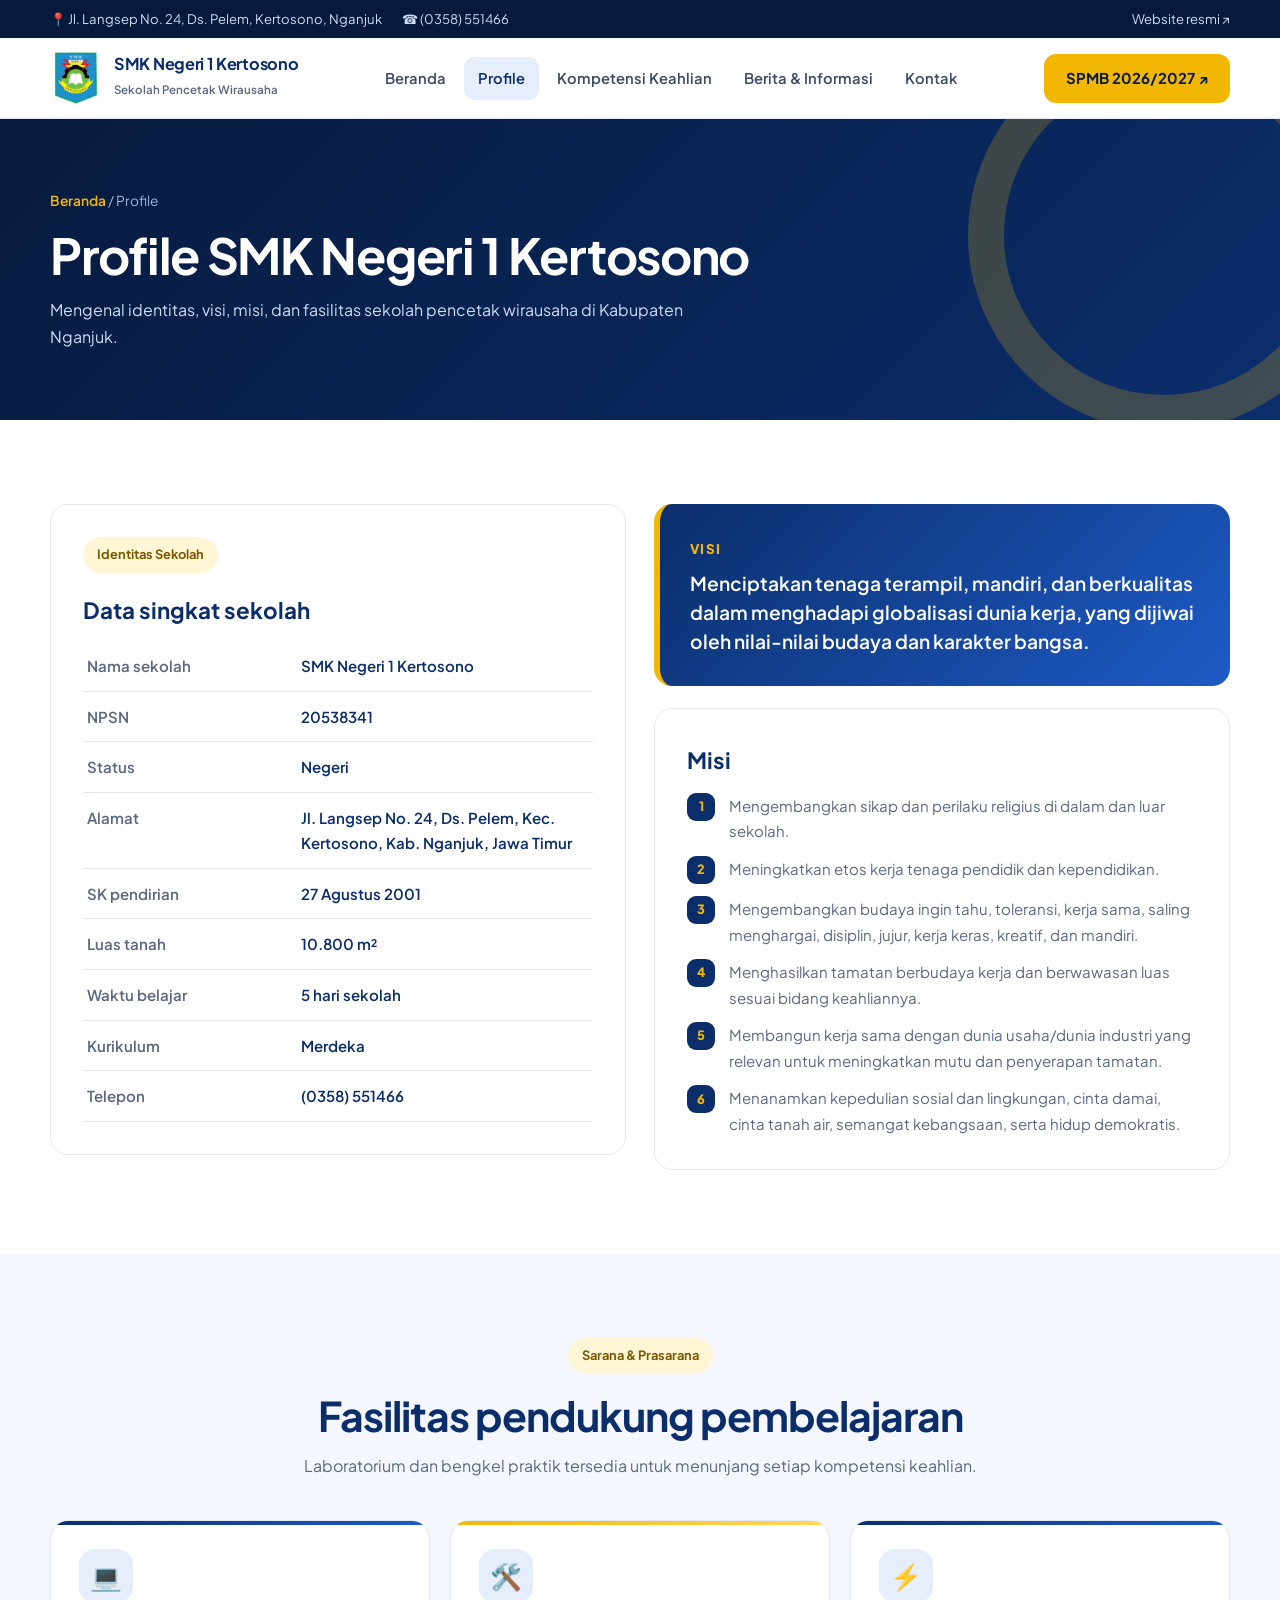
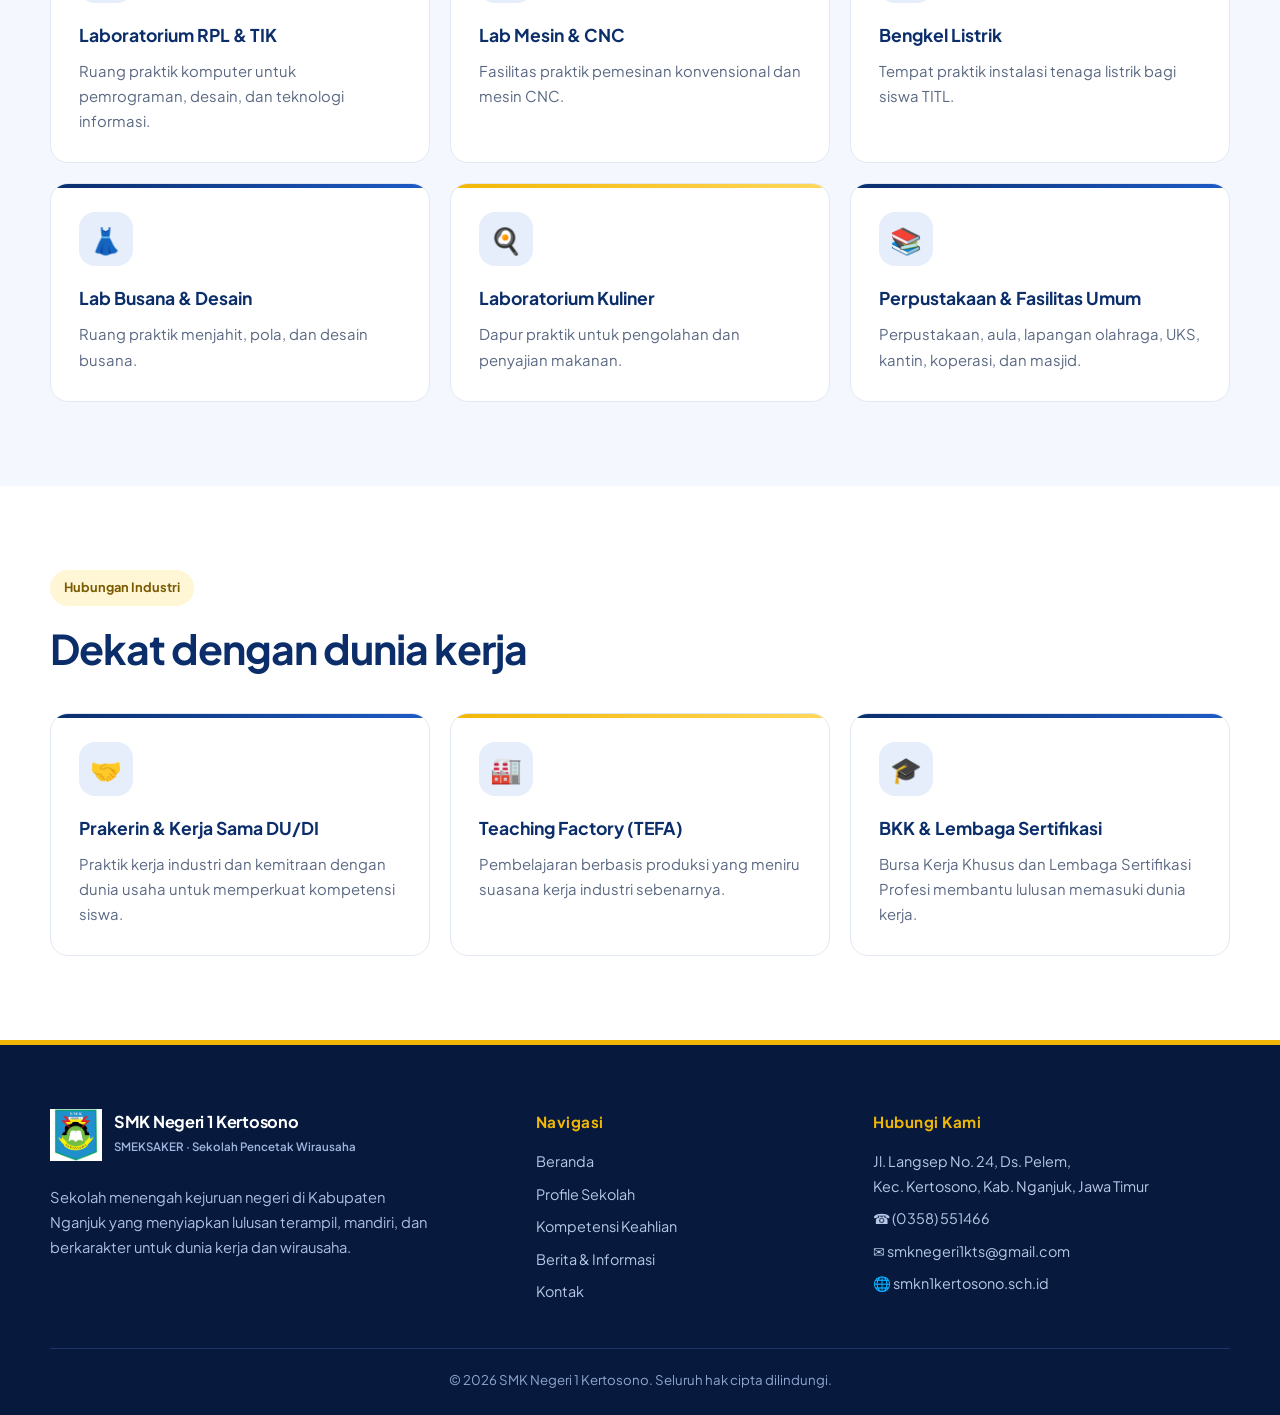
<file: tentang.html>
<!DOCTYPE html>
<html lang="id">
<head>
<meta charset="UTF-8">
<meta name="viewport" content="width=device-width, initial-scale=1.0">
<meta name="description" content="Profile, visi, misi, dan data SMK Negeri 1 Kertosono, Nganjuk.">
<meta name="theme-color" content="#0b2e6b">
<title>Profile Sekolah | SMK Negeri 1 Kertosono</title>
<link rel="stylesheet" href="css/style.css">
</head>
<body>
<div class="topbar"><div class="container">
  <div><span>📍 Jl. Langsep No. 24, Ds. Pelem, Kertosono, Nganjuk</span><span>☎ (0358) 551466</span></div>
  <div><a href="https://smkn1kertosono.sch.id/" target="_blank" rel="noopener">Website resmi ↗</a></div>
</div></div>
<header class="site-header">
  <div class="container navbar">
    <a class="brand" href="index.html" aria-label="SMK Negeri 1 Kertosono">
      <span class="brand-mark"><img src="img/logo.png" alt="Logo resmi SMK Negeri 1 Kertosono"></span>
      <span class="brand-text"><strong>SMK Negeri 1 Kertosono</strong><small>Sekolah Pencetak Wirausaha</small></span>
    </a>
    <input type="checkbox" id="menu" class="menu-toggle" aria-hidden="true">
    <label for="menu" class="menu-btn" aria-label="Buka menu">☰</label>
    <nav aria-label="Navigasi utama"><ul class="nav-links"><li><a class="" href="index.html">Beranda</a></li><li><a class="active" href="tentang.html">Profile</a></li><li><a class="" href="jurusan.html">Kompetensi Keahlian</a></li><li><a class="" href="informasi.html">Berita & Informasi</a></li><li><a class="" href="kontak.html">Kontak</a></li></ul></nav>
    <a class="nav-cta" href="https://spmbjatim.net/" target="_blank" rel="noopener">SPMB 2026/2027 ↗</a>
  </div>
</header>
<main>
<section class="page-hero"><div class="container"><div class="breadcrumb"><a href="index.html">Beranda</a> / Profile</div><h1>Profile SMK Negeri 1 Kertosono</h1><p>Mengenal identitas, visi, misi, dan fasilitas sekolah pencetak wirausaha di Kabupaten Nganjuk.</p></div></section>

<section class="section"><div class="container two-col">
  <article class="content-card">
    <span class="eyebrow">Identitas Sekolah</span>
    <h2>Data singkat sekolah</h2>
    <table class="profile-table">
      <tr><td>Nama sekolah</td><td>SMK Negeri 1 Kertosono</td></tr>
      <tr><td>NPSN</td><td>20538341</td></tr>
      <tr><td>Status</td><td>Negeri</td></tr>
      <tr><td>Alamat</td><td>Jl. Langsep No. 24, Ds. Pelem, Kec. Kertosono, Kab. Nganjuk, Jawa Timur</td></tr>
      <tr><td>SK pendirian</td><td>27 Agustus 2001</td></tr>
      <tr><td>Luas tanah</td><td>10.800 m²</td></tr>
      <tr><td>Waktu belajar</td><td>5 hari sekolah</td></tr>
      <tr><td>Kurikulum</td><td>Merdeka</td></tr>
      <tr><td>Telepon</td><td>(0358) 551466</td></tr>
    </table>
  </article>
  <div style="display:grid;gap:22px">
    <div class="vision-box"><small>Visi</small><p>Menciptakan tenaga terampil, mandiri, dan berkualitas dalam menghadapi globalisasi dunia kerja, yang dijiwai oleh nilai-nilai budaya dan karakter bangsa.</p></div>
    <article class="content-card"><h2>Misi</h2>
      <ol class="mission-list" style="list-style:none">
        <li>Mengembangkan sikap dan perilaku religius di dalam dan luar sekolah.</li>
        <li>Meningkatkan etos kerja tenaga pendidik dan kependidikan.</li>
        <li>Mengembangkan budaya ingin tahu, toleransi, kerja sama, saling menghargai, disiplin, jujur, kerja keras, kreatif, dan mandiri.</li>
        <li>Menghasilkan tamatan berbudaya kerja dan berwawasan luas sesuai bidang keahliannya.</li>
        <li>Membangun kerja sama dengan dunia usaha/dunia industri yang relevan untuk meningkatkan mutu dan penyerapan tamatan.</li>
        <li>Menanamkan kepedulian sosial dan lingkungan, cinta damai, cinta tanah air, semangat kebangsaan, serta hidup demokratis.</li>
      </ol>
    </article>
  </div>
</div></section>

<section class="section section-soft"><div class="container">
  <div class="section-heading center"><span class="eyebrow">Sarana &amp; Prasarana</span><h2>Fasilitas pendukung pembelajaran</h2><p>Laboratorium dan bengkel praktik tersedia untuk menunjang setiap kompetensi keahlian.</p></div>
  <div class="card-grid">
    <article class="card"><div class="icon">💻</div><h3>Laboratorium RPL &amp; TIK</h3><p>Ruang praktik komputer untuk pemrograman, desain, dan teknologi informasi.</p></article>
    <article class="card"><div class="icon">🛠️</div><h3>Lab Mesin &amp; CNC</h3><p>Fasilitas praktik pemesinan konvensional dan mesin CNC.</p></article>
    <article class="card"><div class="icon">⚡</div><h3>Bengkel Listrik</h3><p>Tempat praktik instalasi tenaga listrik bagi siswa TITL.</p></article>
    <article class="card"><div class="icon">👗</div><h3>Lab Busana &amp; Desain</h3><p>Ruang praktik menjahit, pola, dan desain busana.</p></article>
    <article class="card"><div class="icon">🍳</div><h3>Laboratorium Kuliner</h3><p>Dapur praktik untuk pengolahan dan penyajian makanan.</p></article>
    <article class="card"><div class="icon">📚</div><h3>Perpustakaan &amp; Fasilitas Umum</h3><p>Perpustakaan, aula, lapangan olahraga, UKS, kantin, koperasi, dan masjid.</p></article>
  </div>
</div></section>

<section class="section"><div class="container">
  <div class="section-heading"><span class="eyebrow">Hubungan Industri</span><h2>Dekat dengan dunia kerja</h2></div>
  <div class="card-grid">
    <article class="card"><div class="icon">🤝</div><h3>Prakerin &amp; Kerja Sama DU/DI</h3><p>Praktik kerja industri dan kemitraan dengan dunia usaha untuk memperkuat kompetensi siswa.</p></article>
    <article class="card"><div class="icon">🏭</div><h3>Teaching Factory (TEFA)</h3><p>Pembelajaran berbasis produksi yang meniru suasana kerja industri sebenarnya.</p></article>
    <article class="card"><div class="icon">🎓</div><h3>BKK &amp; Lembaga Sertifikasi</h3><p>Bursa Kerja Khusus dan Lembaga Sertifikasi Profesi membantu lulusan memasuki dunia kerja.</p></article>
  </div>
</div></section>
</main>
<footer class="site-footer">
  <div class="container">
    <div class="footer-grid">
      <div class="footer-brand">
        <a class="brand" href="index.html"><span class="brand-mark"><img src="img/logo.png" alt="Logo resmi SMK Negeri 1 Kertosono"></span><span class="brand-text"><strong>SMK Negeri 1 Kertosono</strong><small>SMEKSAKER · Sekolah Pencetak Wirausaha</small></span></a>
        <p>Sekolah menengah kejuruan negeri di Kabupaten Nganjuk yang menyiapkan lulusan terampil, mandiri, dan berkarakter untuk dunia kerja dan wirausaha.</p>
      </div>
      <div class="footer-col">
        <h4>Navigasi</h4>
        <a href="index.html">Beranda</a><a href="tentang.html">Profile Sekolah</a><a href="jurusan.html">Kompetensi Keahlian</a><a href="informasi.html">Berita &amp; Informasi</a><a href="kontak.html">Kontak</a>
      </div>
      <div class="footer-col">
        <h4>Hubungi Kami</h4>
        <p>Jl. Langsep No. 24, Ds. Pelem,<br>Kec. Kertosono, Kab. Nganjuk, Jawa Timur</p>
        <p>☎ (0358) 551466</p>
        <a href="mailto:smknegeri1kts@gmail.com">✉ smknegeri1kts@gmail.com</a>
        <a href="https://smkn1kertosono.sch.id/" target="_blank" rel="noopener">🌐 smkn1kertosono.sch.id</a>
      </div>
    </div>
    <div class="copyright">© 2026 SMK Negeri 1 Kertosono. Seluruh hak cipta dilindungi.</div>
  </div>
</footer>
</body>
</html>
</file>
<file: css/style.css>
/* =========================================================
   SMK Negeri 1 Kertosono — Stylesheet
   Palet warna: edit hanya di blok :root di bawah ini.
   Jika warna logo asli berbeda, cukup ganti nilai variabelnya.
   ========================================================= */
@import url('https://fonts.googleapis.com/css2?family=Plus+Jakarta+Sans:wght@400;500;600;700;800&display=swap');

:root {
  --navy-900: #071a3d;   /* biru tua pekat: footer, hero */
  --navy-700: #0b2e6b;   /* biru utama (primary) */
  --blue-500: #1e5bc6;   /* biru terang: link, aksen */
  --blue-100: #e6eefb;   /* biru muda: latar ikon */
  --blue-50:  #f4f7fd;   /* latar section lembut */
  --gold-500: #f2b705;   /* kuning emas: tombol & highlight */
  --gold-600: #d99f00;   /* hover emas */
  --gold-100: #fff6d6;   /* latar emas muda */
  --ink: #14213d;
  --muted: #5a6882;
  --line: #e2e8f3;
  --white: #ffffff;
  --radius: 18px;
  --shadow: 0 14px 40px rgba(11, 46, 107, .10);
  --shadow-sm: 0 6px 18px rgba(11, 46, 107, .08);
}

* { box-sizing: border-box; margin: 0; padding: 0; }
html { scroll-behavior: smooth; }
body { font-family: 'Plus Jakarta Sans', 'Segoe UI', Arial, sans-serif; color: var(--ink); background: var(--white); line-height: 1.7; }
a { color: inherit; text-decoration: none; }
ul { list-style: none; }
.container { width: min(1180px, calc(100% - 40px)); margin: auto; }

/* ---------- Topbar ---------- */
.topbar { background: var(--navy-900); color: #cfdcf5; font-size: .82rem; }
.topbar .container { display: flex; justify-content: space-between; gap: 16px; padding: 8px 0; flex-wrap: wrap; }
.topbar span { margin-right: 20px; }
.topbar a:hover { color: var(--gold-500); }

/* ---------- Header ---------- */
.site-header { position: sticky; top: 0; z-index: 50; background: rgba(255,255,255,.97); backdrop-filter: blur(10px); border-bottom: 1px solid var(--line); }
.navbar { min-height: 80px; display: flex; align-items: center; justify-content: space-between; gap: 22px; }
.brand { display: inline-flex; align-items: center; gap: 12px; }
.brand-mark { width: 52px; height: 52px; flex: 0 0 52px; display: grid; place-items: center; background: #fff; overflow: hidden; }
.brand-mark img { display: block; width: 100%; height: 100%; object-fit: contain; }
.brand-text strong { display: block; font-size: 1.02rem; line-height: 1.15; color: var(--navy-700); letter-spacing: -.3px; }
.brand-text small { font-size: .72rem; color: var(--muted); font-weight: 600; }
.nav-links { display: flex; align-items: center; gap: 4px; }
.nav-links a { display: block; padding: 9px 14px; border-radius: 10px; font-size: .92rem; font-weight: 600; color: #3b4a66; transition: .2s; }
.nav-links a:hover { background: var(--blue-50); color: var(--navy-700); }
.nav-links a.active { background: var(--blue-100); color: var(--navy-700); }
.btn, .nav-cta { display: inline-flex; align-items: center; justify-content: center; gap: 8px; padding: 12px 22px; border: 0; border-radius: 12px; font: inherit; font-weight: 700; font-size: .93rem; cursor: pointer; background: var(--gold-500); color: var(--navy-900); transition: .2s; }
.btn:hover, .nav-cta:hover { background: var(--gold-600); transform: translateY(-2px); box-shadow: 0 8px 20px rgba(242,183,5,.35); }
.btn-primary { background: var(--navy-700); color: #fff; }
.btn-primary:hover { background: var(--blue-500); box-shadow: 0 8px 20px rgba(30,91,198,.3); }
.btn-ghost { background: transparent; color: #fff; border: 1.5px solid rgba(255,255,255,.45); }
.btn-ghost:hover { background: rgba(255,255,255,.12); box-shadow: none; }
.menu-toggle, .menu-btn { display: none; }

/* ---------- Hero ---------- */
.hero { position: relative; overflow: hidden; color: #fff; padding: 96px 0 150px;
  background: radial-gradient(circle at 88% 12%, rgba(242,183,5,.22) 0, transparent 30%), radial-gradient(circle at 5% 100%, rgba(30,91,198,.55) 0, transparent 40%), linear-gradient(135deg, var(--navy-900), var(--navy-700) 70%); }
.hero::before { content: ""; position: absolute; inset: 0; opacity: .07; background-image: repeating-linear-gradient(45deg, #fff 0 1px, transparent 1px 22px); }
.hero-grid { position: relative; display: grid; grid-template-columns: 1.2fr .8fr; gap: 54px; align-items: center; }
.eyebrow { display: inline-flex; align-items: center; gap: 8px; padding: 7px 14px; border-radius: 99px; background: var(--gold-100); color: #7a5a00; font-size: .8rem; font-weight: 700; margin-bottom: 18px; }
.hero .eyebrow { background: rgba(242,183,5,.16); color: var(--gold-500); border: 1px solid rgba(242,183,5,.4); }
.hero h1 { font-size: clamp(2.3rem, 5vw, 3.9rem); line-height: 1.1; letter-spacing: -1.8px; }
.hero h1 span { color: var(--gold-500); }
.hero p { margin: 22px 0 30px; max-width: 580px; color: #d3dff7; font-size: 1.05rem; }
.hero-actions { display: flex; flex-wrap: wrap; gap: 12px; }
.hero-card { background: rgba(255,255,255,.08); border: 1px solid rgba(255,255,255,.18); border-radius: 24px; padding: 30px; backdrop-filter: blur(6px); }
.hero-card h3 { font-size: 1.1rem; margin-bottom: 4px; }
.hero-card p { margin: 0 0 18px; font-size: .9rem; }
.hero-card li { display: flex; gap: 12px; align-items: flex-start; padding: 11px 0; border-top: 1px solid rgba(255,255,255,.14); font-size: .92rem; color: #e6eeff; }
.hero-card li b { color: var(--gold-500); }
.badge { display: inline-block; background: var(--gold-500); color: var(--navy-900); font-weight: 800; font-size: .72rem; padding: 4px 10px; border-radius: 99px; margin-bottom: 14px; }

/* ---------- Stats ---------- */
.stats-wrap { position: relative; z-index: 5; margin-top: -78px; }
.stats { display: grid; grid-template-columns: repeat(4, 1fr); background: #fff; border-radius: 22px; box-shadow: var(--shadow); border: 1px solid var(--line); overflow: hidden; }
.stat { padding: 28px 18px; text-align: center; border-right: 1px solid var(--line); }
.stat:last-child { border-right: 0; }
.stat strong { display: block; font-size: 2.2rem; line-height: 1.1; color: var(--navy-700); letter-spacing: -1px; }
.stat span { color: var(--muted); font-size: .88rem; font-weight: 600; }

/* ---------- Sections ---------- */
.section { padding: 84px 0; }
.section-soft { background: var(--blue-50); }
.section-dark { background: var(--navy-900); color: #fff; }
.section-heading { max-width: 680px; margin-bottom: 40px; }
.section-heading.center { text-align: center; margin-inline: auto; }
.section-heading h2 { font-size: clamp(1.8rem, 3.2vw, 2.6rem); line-height: 1.2; letter-spacing: -1px; color: var(--navy-700); }
.section-dark .section-heading h2 { color: #fff; }
.section-heading p { margin-top: 12px; color: var(--muted); }
.section-dark .section-heading p { color: #b9c9e8; }
.two-col { display: grid; grid-template-columns: 1fr 1fr; gap: 28px; align-items: start; }
.about-grid { display: grid; grid-template-columns: .9fr 1.1fr; gap: 56px; align-items: center; }
.about-visual { aspect-ratio: 4/3.4; border-radius: 28px; position: relative; overflow: hidden; background: linear-gradient(145deg, var(--navy-700), var(--blue-500)); display: grid; place-items: center; box-shadow: var(--shadow); }
.about-visual::after { content: ""; position: absolute; width: 70%; aspect-ratio: 1; border-radius: 50%; border: 18px solid rgba(242,183,5,.85); right: -18%; bottom: -26%; }
.about-visual .motto { position: relative; z-index: 2; text-align: center; color: #fff; padding: 20px; }
.about-visual .motto strong { display: block; font-size: 1.9rem; line-height: 1.2; letter-spacing: -.8px; }
.about-visual .motto small { color: var(--gold-500); font-weight: 700; letter-spacing: 1.5px; text-transform: uppercase; }
.about-text p { color: var(--muted); margin-bottom: 14px; }
.check-list { display: grid; gap: 11px; margin: 18px 0 24px; }
.check-list li { padding-left: 30px; position: relative; font-weight: 500; }
.check-list li::before { content: "✓"; position: absolute; left: 0; top: 2px; width: 21px; height: 21px; border-radius: 50%; display: grid; place-items: center; background: var(--gold-500); color: var(--navy-900); font-size: .72rem; font-weight: 800; }

/* ---------- Cards ---------- */
.card-grid { display: grid; grid-template-columns: repeat(3, 1fr); gap: 20px; }
.card { background: #fff; border: 1px solid var(--line); border-radius: var(--radius); padding: 28px; position: relative; overflow: hidden; transition: .25s; }
.card::before { content: ""; position: absolute; left: 0; top: 0; right: 0; height: 4px; background: linear-gradient(90deg, var(--navy-700), var(--blue-500)); }
.card:nth-child(3n+2)::before { background: linear-gradient(90deg, var(--gold-500), #ffd75a); }
.card:hover { transform: translateY(-6px); box-shadow: var(--shadow); border-color: #cfdcf3; }
.icon { width: 54px; height: 54px; display: grid; place-items: center; border-radius: 16px; background: var(--blue-100); font-size: 1.6rem; margin-bottom: 18px; }
.card h3 { font-size: 1.1rem; color: var(--navy-700); margin-bottom: 8px; }
.card p { color: var(--muted); font-size: .93rem; }
.tag { display: inline-block; margin-top: 14px; padding: 3px 11px; border-radius: 99px; background: var(--gold-100); color: #7a5a00; font-size: .76rem; font-weight: 700; }
.text-link { display: inline-block; margin-top: 16px; color: var(--blue-500); font-weight: 700; font-size: .9rem; }
.text-link:hover { color: var(--navy-700); text-decoration: underline; }

.feature { display: flex; gap: 18px; padding: 26px; border-radius: var(--radius); background: rgba(255,255,255,.06); border: 1px solid rgba(255,255,255,.12); }
.feature .num { font-size: 2.4rem; font-weight: 800; color: var(--gold-500); line-height: 1; letter-spacing: -2px; }
.feature p { color: #dbe6fb; font-weight: 500; }
.feature-grid { display: grid; grid-template-columns: repeat(3, 1fr); gap: 18px; }

.chips { display: flex; flex-wrap: wrap; gap: 10px; justify-content: center; }
.chip { padding: 10px 18px; border-radius: 99px; background: #fff; border: 1px solid var(--line); font-weight: 600; font-size: .9rem; color: var(--navy-700); transition: .2s; }
.chip:hover { background: var(--navy-700); color: #fff; border-color: var(--navy-700); }

/* ---------- News ---------- */
.news-grid { display: grid; grid-template-columns: repeat(3, 1fr); gap: 20px; }
.news-card { background: #fff; border-radius: var(--radius); border: 1px solid var(--line); overflow: hidden; transition: .25s; display: flex; flex-direction: column; }
.news-card:hover { transform: translateY(-5px); box-shadow: var(--shadow); }
.news-top { height: 8px; background: linear-gradient(90deg, var(--navy-700), var(--gold-500)); }
.news-body { padding: 24px; display: flex; flex-direction: column; flex: 1; }
.news-date { font-size: .78rem; font-weight: 700; color: var(--blue-500); text-transform: uppercase; letter-spacing: .8px; }
.news-body h3 { margin: 8px 0; font-size: 1.05rem; line-height: 1.4; color: var(--navy-700); }
.news-body p { color: var(--muted); font-size: .9rem; flex: 1; }

.info-list { display: grid; gap: 16px; }
.info-row { display: grid; grid-template-columns: 110px 1fr; gap: 22px; padding: 22px; border: 1px solid var(--line); border-radius: 16px; background: #fff; transition: .2s; }
.info-row:hover { box-shadow: var(--shadow-sm); border-color: #cfdcf3; }
.date-box { align-self: start; text-align: center; background: var(--navy-700); color: #fff; padding: 12px 8px; border-radius: 14px; font-weight: 800; font-size: 1.6rem; line-height: 1.1; }
.date-box small { display: block; color: var(--gold-500); font-size: .7rem; letter-spacing: .5px; margin-top: 4px; }
.info-row h3 { color: var(--navy-700); font-size: 1.08rem; }
.info-row p { color: var(--muted); margin-top: 4px; font-size: .93rem; }

/* ---------- Page hero ---------- */
.page-hero { position: relative; overflow: hidden; padding: 70px 0; color: #fff; background: linear-gradient(135deg, var(--navy-900), var(--navy-700)); }
.page-hero::after { content: ""; position: absolute; right: -80px; top: -80px; width: 320px; height: 320px; border-radius: 50%; border: 36px solid rgba(242,183,5,.22); }
.page-hero .container { position: relative; z-index: 2; }
.page-hero h1 { font-size: clamp(2rem, 4vw, 3.1rem); letter-spacing: -1.3px; line-height: 1.15; }
.page-hero p { margin-top: 12px; max-width: 680px; color: #cfdcf5; }
.breadcrumb { font-size: .86rem; color: #9fb4de; margin-bottom: 14px; }
.breadcrumb a { color: var(--gold-500); font-weight: 600; }

.content-card { background: #fff; border: 1px solid var(--line); border-radius: var(--radius); padding: 32px; }
.content-card h2 { font-size: 1.4rem; color: var(--navy-700); margin-bottom: 12px; }
.content-card p { color: var(--muted); margin-bottom: 12px; }
.mission-list { counter-reset: m; display: grid; gap: 12px; margin-top: 14px; }
.mission-list li { counter-increment: m; display: flex; gap: 14px; color: var(--muted); font-size: .94rem; }
.mission-list li::before { content: counter(m); flex: 0 0 28px; height: 28px; border-radius: 9px; display: grid; place-items: center; background: var(--navy-700); color: var(--gold-500); font-weight: 800; font-size: .8rem; }
.vision-box { padding: 30px; border-radius: var(--radius); color: #fff; background: linear-gradient(135deg, var(--navy-700), var(--blue-500)); border-left: 6px solid var(--gold-500); }
.vision-box small { color: var(--gold-500); font-weight: 800; letter-spacing: 1.4px; text-transform: uppercase; }
.vision-box p { margin-top: 8px; font-size: 1.2rem; font-weight: 600; line-height: 1.5; }

.profile-table { width: 100%; border-collapse: collapse; font-size: .94rem; }
.profile-table td { padding: 12px 4px; border-bottom: 1px solid var(--line); vertical-align: top; }
.profile-table td:first-child { width: 42%; color: var(--muted); font-weight: 600; }
.profile-table td:last-child { font-weight: 600; color: var(--navy-700); }

/* ---------- Contact / form ---------- */
.contact-grid { display: grid; grid-template-columns: repeat(3, 1fr); gap: 18px; }
.contact-card { background: #fff; border: 1px solid var(--line); border-radius: var(--radius); padding: 26px; }
.contact-card h3 { color: var(--navy-700); margin-bottom: 4px; }
.contact-card p { color: var(--muted); font-size: .94rem; overflow-wrap: anywhere; }
.form-grid { display: grid; gap: 15px; }
.form-group { display: grid; gap: 7px; }
.form-group label { font-weight: 700; font-size: .9rem; color: var(--navy-700); }
.form-group input, .form-group textarea { width: 100%; padding: 13px 15px; border: 1.5px solid #d6dfef; border-radius: 12px; font: inherit; color: var(--ink); background: #fff; }
.form-group textarea { min-height: 130px; resize: vertical; }
.form-group input:focus, .form-group textarea:focus { outline: 4px solid rgba(30,91,198,.15); border-color: var(--blue-500); }
.notice { padding: 14px 16px; background: var(--gold-100); color: #6b5000; border: 1px solid #f2dc8a; border-radius: 12px; font-size: .88rem; margin-bottom: 20px; }

/* ---------- CTA ---------- */
.cta-band { position: relative; overflow: hidden; padding: 48px; border-radius: 28px; color: #fff; display: flex; align-items: center; justify-content: space-between; gap: 28px; background: linear-gradient(120deg, var(--navy-900), var(--navy-700)); }
.cta-band::after { content: ""; position: absolute; right: -60px; bottom: -90px; width: 260px; height: 260px; border-radius: 50%; border: 30px solid rgba(242,183,5,.3); }
.cta-band > * { position: relative; z-index: 2; }
.cta-band h2 { font-size: clamp(1.5rem, 3vw, 2.1rem); letter-spacing: -.8px; }
.cta-band p { color: #cbd9f5; margin-top: 6px; }
.cta-band .btn { flex-shrink: 0; }

/* ---------- Footer ---------- */
.site-footer { background: var(--navy-900); color: #fff; padding: 64px 0 24px; border-top: 5px solid var(--gold-500); }
.footer-grid { display: grid; grid-template-columns: 1.5fr 1fr 1.2fr; gap: 40px; padding-bottom: 36px; }
.footer-brand .brand-text strong { color: #fff; }
.footer-brand .brand-text small { color: #9fb4de; }
.footer-brand p { color: #aebfe0; max-width: 380px; margin-top: 16px; font-size: .92rem; }
.footer-col h4 { margin-bottom: 14px; color: var(--gold-500); font-size: .95rem; letter-spacing: .5px; }
.footer-col a, .footer-col p { display: block; color: #b8c8e6; font-size: .9rem; margin: 8px 0; }
.footer-col a:hover { color: var(--gold-500); }
.copyright { border-top: 1px solid #1c3466; padding-top: 20px; color: #8fa5d0; font-size: .83rem; text-align: center; }

/* ---------- Responsive ---------- */
@media (max-width: 960px) {
  .menu-btn { display: grid; place-items: center; width: 46px; height: 46px; border-radius: 12px; background: var(--blue-100); color: var(--navy-700); font-size: 1.4rem; cursor: pointer; order: 3; }
  .nav-cta { display: none; }
  .navbar { flex-wrap: wrap; }
  nav { order: 4; width: 100%; display: none; padding-bottom: 14px; }
  .menu-toggle:checked ~ nav { display: block; }
  .nav-links { flex-direction: column; align-items: stretch; }
  .hero-grid, .two-col, .about-grid { grid-template-columns: 1fr; gap: 32px; }
  .hero { padding: 70px 0 130px; }
  .card-grid, .news-grid, .feature-grid { grid-template-columns: repeat(2, 1fr); }
  .stats { grid-template-columns: repeat(2, 1fr); }
  .stat:nth-child(2) { border-right: 0; }
  .stat:nth-child(-n+2) { border-bottom: 1px solid var(--line); }
  .contact-grid { grid-template-columns: 1fr; }
  .footer-grid { grid-template-columns: 1fr 1fr; }
}
@media (max-width: 600px) {
  .container { width: min(100% - 28px, 1180px); }
  .topbar .container { justify-content: center; text-align: center; }
  .card-grid, .news-grid, .feature-grid, .footer-grid { grid-template-columns: 1fr; }
  .section { padding: 58px 0; }
  .info-row { grid-template-columns: 1fr; gap: 12px; }
  .date-box { width: 96px; }
  .cta-band { padding: 30px 24px; flex-direction: column; align-items: flex-start; }
  .brand-text small { display: none; }
}
</file>
